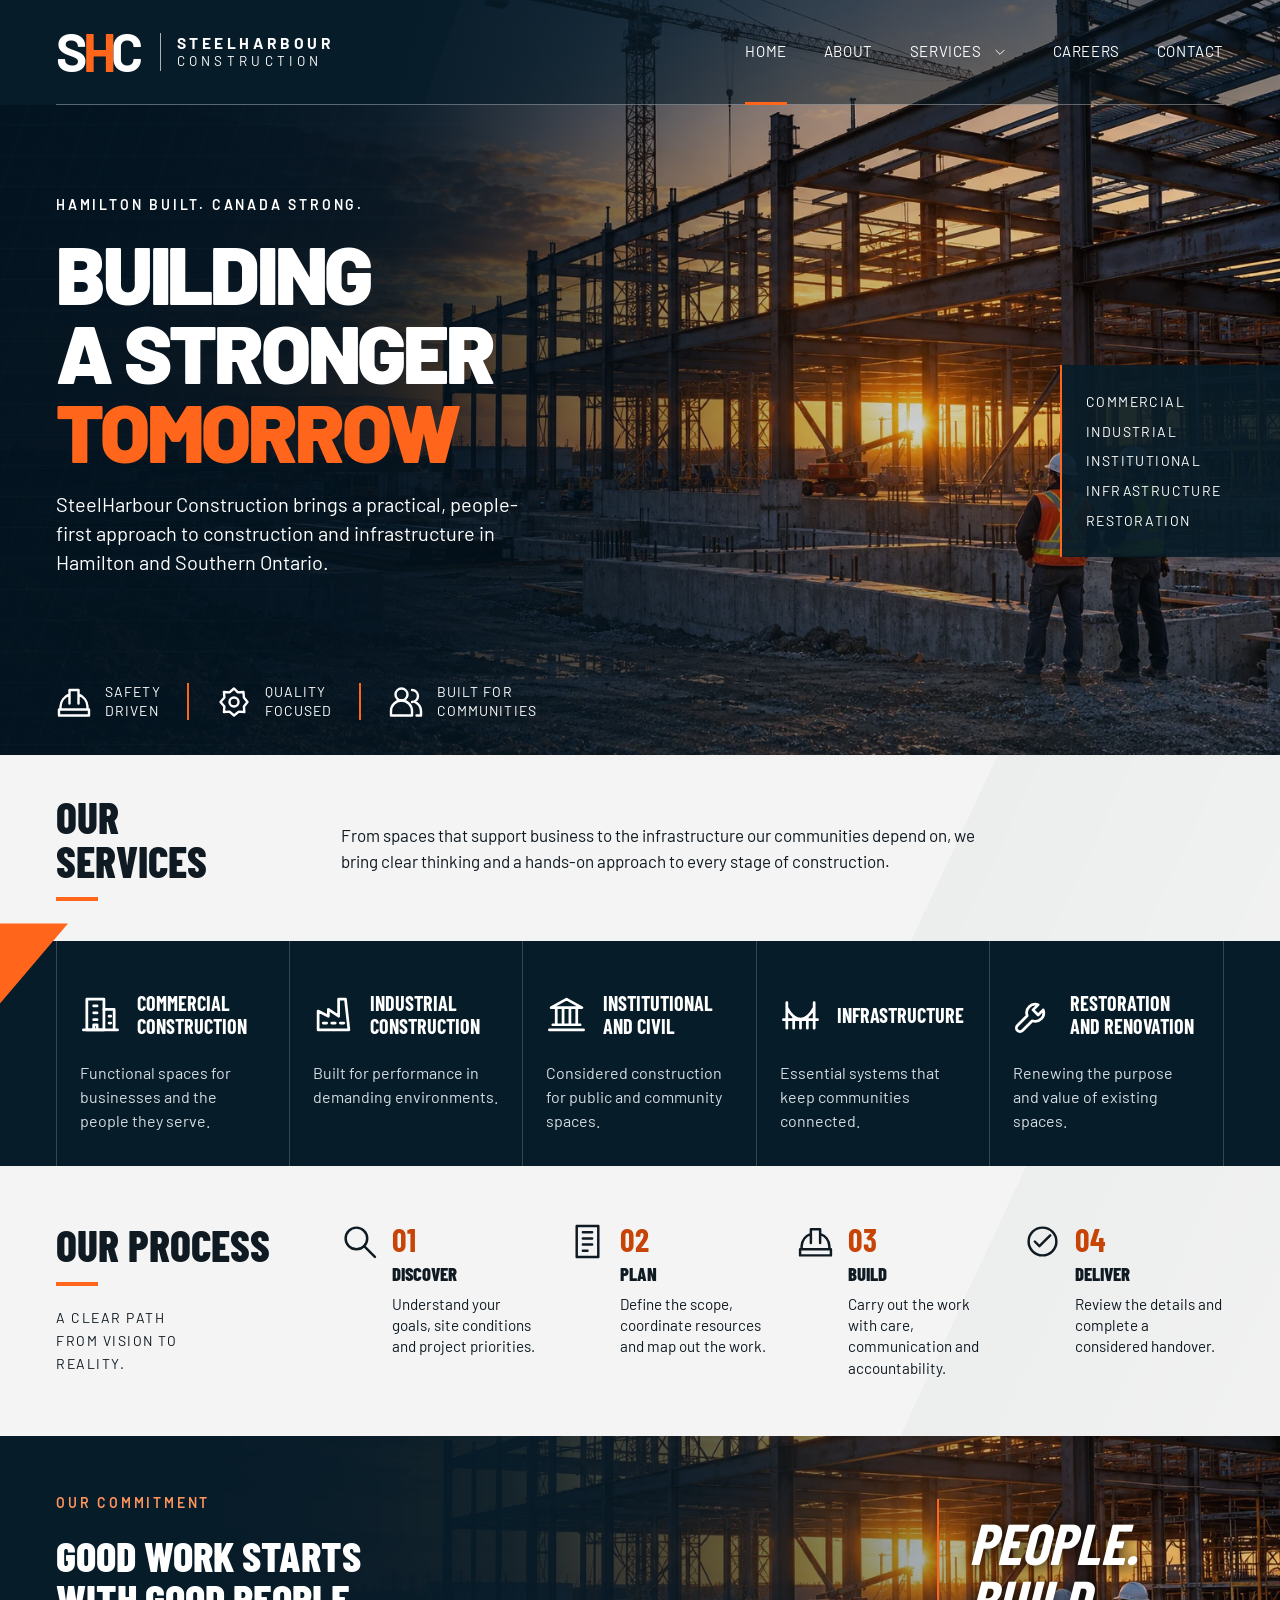
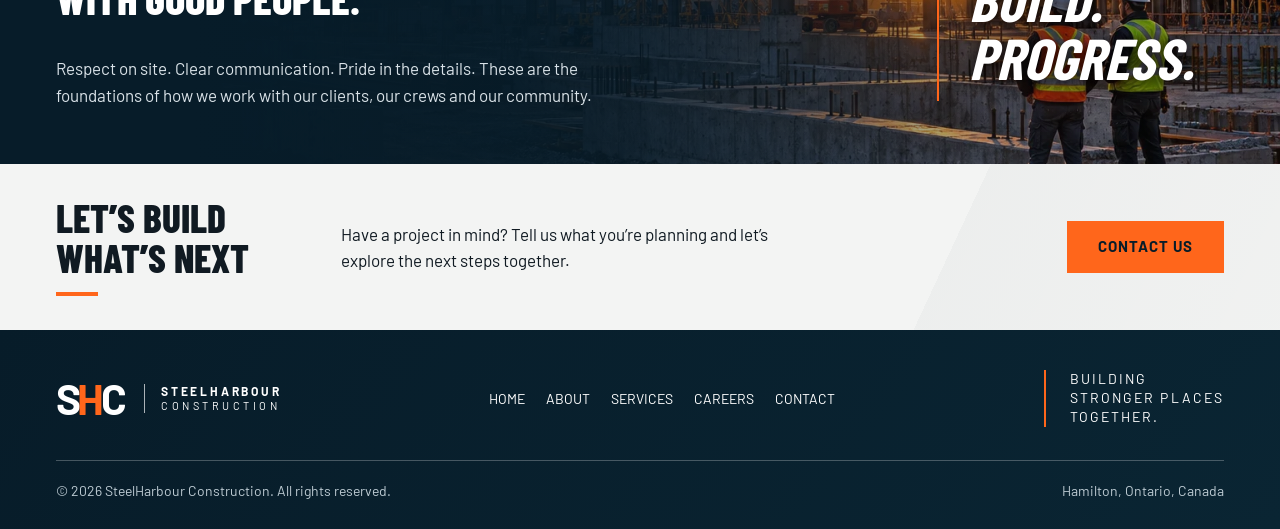
<file: index.html>
<!doctype html>
<html lang="en-CA">
<head>
 <meta charset="utf-8">
 <meta name="viewport" content="width=device-width, initial-scale=1">
 <meta name="description" content="Construction contracting in Hamilton and Southern Ontario. Commercial, industrial, civil, infrastructure, restoration and renovation services.">
 <meta name="theme-color" content="#071c29">
 <title>SteelHarbour Construction | Hamilton, Ontario</title>
 <link rel="icon" type="image/svg+xml" href="data:image/svg+xml,%3Csvg%20xmlns%3D%22http%3A//www.w3.org/2000/svg%22%20viewBox%3D%220%200%2064%2064%22%3E%3Crect%20width%3D%2264%22%20height%3D%2264%22%20fill%3D%22%23071c29%22/%3E%3Cpath%20d%3D%22M17%2013h9v15h12V13h9v38h-9V36H26v15h-9Z%22%20fill%3D%22%23ff661b%22/%3E%3C/svg%3E">
 <link rel="stylesheet" href="assets/styles.css">
 <script src="assets/site.js" defer></script>
</head>
<body class="home">
<a class="skip-link" href="#main">Skip to content</a>
<header class="site-header"><div class="wrap header-inner">
 <a class="brand" href="index.html" aria-label="SteelHarbour Construction home"><span class="brand-initials" aria-hidden="true">S<em>H</em>C</span><span class="brand-name" aria-hidden="true"><strong>STEELHARBOUR</strong><span>CONSTRUCTION</span></span></a>
 <button class="nav-toggle" type="button" aria-expanded="false" aria-controls="primary-navigation" aria-label="Open navigation"><span></span><span></span><span></span></button>
 <nav class="primary-nav" id="primary-navigation" aria-label="Main navigation"><ul class="nav-list">
 <li><a class="nav-link" href="index.html" aria-current="page">Home</a></li><li><a class="nav-link" href="about.html">About</a></li>
 <li class="services-nav"><a class="nav-link" href="services.html">Services</a>
 <details><summary aria-label="Open services menu"><svg class="icon" viewBox="0 0 24 24" aria-hidden="true"><path d="m5 9 7 7 7-7"/></svg></summary><div class="dropdown"><a href="commercial-construction.html">Commercial Construction</a><a href="industrial-construction.html">Industrial Construction</a><a href="institutional-and-civil.html">Institutional and Civil</a><a href="infrastructure.html">Infrastructure</a><a href="restoration-and-renovation.html">Restoration and Renovation</a></div></details></li>
 <li><a class="nav-link" href="careers.html">Careers</a></li><li><a class="nav-link" href="contact.html">Contact</a></li>
 </ul></nav>
</div></header>
<main id="main" tabindex="-1">
<section class="hero" aria-labelledby="hero-heading">
 <img class="hero-photo" src="assets/construction.webp" alt="Illustrative steel-frame construction site at sunset, with a crane and two workers in safety equipment" fetchpriority="high" width="1536" height="1024">
 <div class="hero-grid" aria-hidden="true"></div><div class="wrap hero-content"><p class="eyebrow">Hamilton built. Canada strong.</p><h1 id="hero-heading"><span>Building</span><span>a stronger</span><span class="accent">tomorrow</span></h1><p class="hero-description">SteelHarbour Construction brings a practical, people-first approach to construction and infrastructure in Hamilton and Southern Ontario.</p></div>
 <nav class="hero-sectors" aria-label="Construction sectors"><a href="commercial-construction.html">Commercial</a><a href="industrial-construction.html">Industrial</a><a href="institutional-and-civil.html">Institutional</a><a href="infrastructure.html">Infrastructure</a><a href="restoration-and-renovation.html">Restoration</a></nav><div class="hero-values"><div class="hero-value"><svg class="icon" viewBox="0 0 24 24" aria-hidden="true"><path d="M3 17v-2a9 9 0 0 1 6-8m6 0a9 9 0 0 1 6 8v2M9 13V4h6v9M2 17h20v4H2Z"/></svg><span>Safety<br>driven</span></div><div class="hero-value"><svg class="icon" viewBox="0 0 24 24" aria-hidden="true"><path d="m12 3 2.6 2.6 3.7-.3.3 3.7L21 12l-2.4 3 .3 3.7-3.7-.3L12 21l-3-2.6-3.7.3.3-3.7L3 12l2.6-3-.3-3.7 3.7.3L12 3Z"/><circle cx="12" cy="12" r="3"/></svg><span>Quality<br>focused</span></div><div class="hero-value"><svg class="icon" viewBox="0 0 24 24" aria-hidden="true"><circle cx="9" cy="7" r="4"/><path d="M2 21v-3a7 7 0 0 1 14 0v3H2Zm14-17a4 4 0 0 1 0 8m3 9h3v-3a7 7 0 0 0-4-6"/></svg><span>Built for<br>communities</span></div></div>
</section>
<section aria-labelledby="services-heading"><div class="light-surface"><div class="wrap services-intro"><h2 class="section-label" id="services-heading">Our<br>services</h2><p>From spaces that support business to the infrastructure our communities depend on, we bring clear thinking and a hands-on approach to every stage of construction.</p></div></div><div class="service-strip"><div class="wrap service-strip-grid"><a class="service-link" href="commercial-construction.html"><div class="service-title"><svg class="icon" viewBox="0 0 24 24" aria-hidden="true"><rect x="4" y="3" width="10" height="18"/><path d="M14 9h6v12M8 7h2m-2 4h2m-2 4h2m-2 6v-3h2v3m7-8h1m-1 4h1M2 21h20"/></svg><h3>Commercial Construction</h3></div><p>Functional spaces for businesses and the people they serve.</p></a><a class="service-link" href="industrial-construction.html"><div class="service-title"><svg class="icon" viewBox="0 0 24 24" aria-hidden="true"><path d="M3 21V10l6 3V9l6 4V3h4l2 18H3Z"/><path d="M6 17h2m3 0h2m3 0h2"/></svg><h3>Industrial Construction</h3></div><p>Built for performance in demanding environments.</p></a><a class="service-link" href="institutional-and-civil.html"><div class="service-title"><svg class="icon" viewBox="0 0 24 24" aria-hidden="true"><path d="m3 8 9-5 9 5H3Zm-1 13h20M4 18h16M6 8v10m4-10v10m4-10v10m4-10v10"/></svg><h3>Institutional and Civil</h3></div><p>Considered construction for public and community spaces.</p></a><a class="service-link" href="infrastructure.html"><div class="service-title"><svg class="icon" viewBox="0 0 24 24" aria-hidden="true"><path d="M2 15h20M4 20V5m16 15V5M4 8c5 9 11 9 16 0M8 13v7m8-7v7m-4-5v5"/></svg><h3>Infrastructure</h3></div><p>Essential systems that keep communities connected.</p></a><a class="service-link" href="restoration-and-renovation.html"><div class="service-title"><svg class="icon" viewBox="0 0 24 24" aria-hidden="true"><path d="M14.7 6.3a5 5 0 0 0-6.4 6.4L2.6 18.4a2.1 2.1 0 0 0 3 3l5.7-5.7a5 5 0 0 0 6.4-6.4l-3 3-3-3 3-3Z"/></svg><h3>Restoration and Renovation</h3></div><p>Renewing the purpose and value of existing spaces.</p></a></div></div></section>
<section class="light-surface" aria-labelledby="process-heading"><div class="wrap process"><div class="process-intro"><h2 class="section-label" id="process-heading">Our process</h2><p>A clear path<br>from vision to reality.</p></div><ol class="process-list"><li><svg class="icon" viewBox="0 0 24 24" aria-hidden="true"><circle cx="10" cy="10" r="7"/><path d="m15 15 7 7"/></svg><div><span class="step-number">01</span><h3>Discover</h3><p>Understand your goals, site conditions and project priorities.</p></div></li><li><svg class="icon" viewBox="0 0 24 24" aria-hidden="true"><path d="M5 2h14v20H5ZM9 6h6m-6 4h6m-6 4h6m-6 4h3"/></svg><div><span class="step-number">02</span><h3>Plan</h3><p>Define the scope, coordinate resources and map out the work.</p></div></li><li><svg class="icon" viewBox="0 0 24 24" aria-hidden="true"><path d="M3 17v-2a9 9 0 0 1 6-8m6 0a9 9 0 0 1 6 8v2M9 13V4h6v9M2 17h20v4H2Z"/></svg><div><span class="step-number">03</span><h3>Build</h3><p>Carry out the work with care, communication and accountability.</p></div></li><li><svg class="icon" viewBox="0 0 24 24" aria-hidden="true"><circle cx="12" cy="12" r="9"/><path d="m7 12 3 3 7-7"/></svg><div><span class="step-number">04</span><h3>Deliver</h3><p>Review the details and complete a considered handover.</p></div></li></ol></div></section>
<section class="people-band" aria-labelledby="people-heading"><div class="wrap people-content"><div class="people-copy"><p class="eyebrow">Our commitment</p><h2 id="people-heading">Good work starts<br>with good people.</h2><p>Respect on site. Clear communication. Pride in the details. These are the foundations of how we work with our clients, our crews and our community.</p></div><div class="people-signature" aria-hidden="true">People.<br>Build.<br>Progress.</div></div></section>
<section class="contact-band light-surface" aria-labelledby="next-heading"><div class="wrap contact-band-inner"><h2 class="section-label" id="next-heading">Let’s build<br>what’s next</h2><p>Have a project in mind? Tell us what you’re planning and let’s explore the next steps together.</p><a class="button" href="contact.html">Contact us</a></div></section>
</main>
<footer class="site-footer"><div class="wrap">
 <div class="footer-top"><a class="brand" href="index.html" aria-label="SteelHarbour Construction home"><span class="brand-initials" aria-hidden="true">S<em>H</em>C</span><span class="brand-name" aria-hidden="true"><strong>STEELHARBOUR</strong><span>CONSTRUCTION</span></span></a><nav class="footer-nav" aria-label="Footer navigation"><a href="index.html">Home</a><a href="about.html">About</a><a href="services.html">Services</a><a href="careers.html">Careers</a><a href="contact.html">Contact</a></nav><p class="footer-motto">Building<br>stronger places<br>together.</p></div>
 <div class="footer-bottom"><p>© <span data-year>2026</span> SteelHarbour Construction. All rights reserved.</p><p>Hamilton, Ontario, Canada</p></div>
</div></footer>
</body>
</html>
</file>
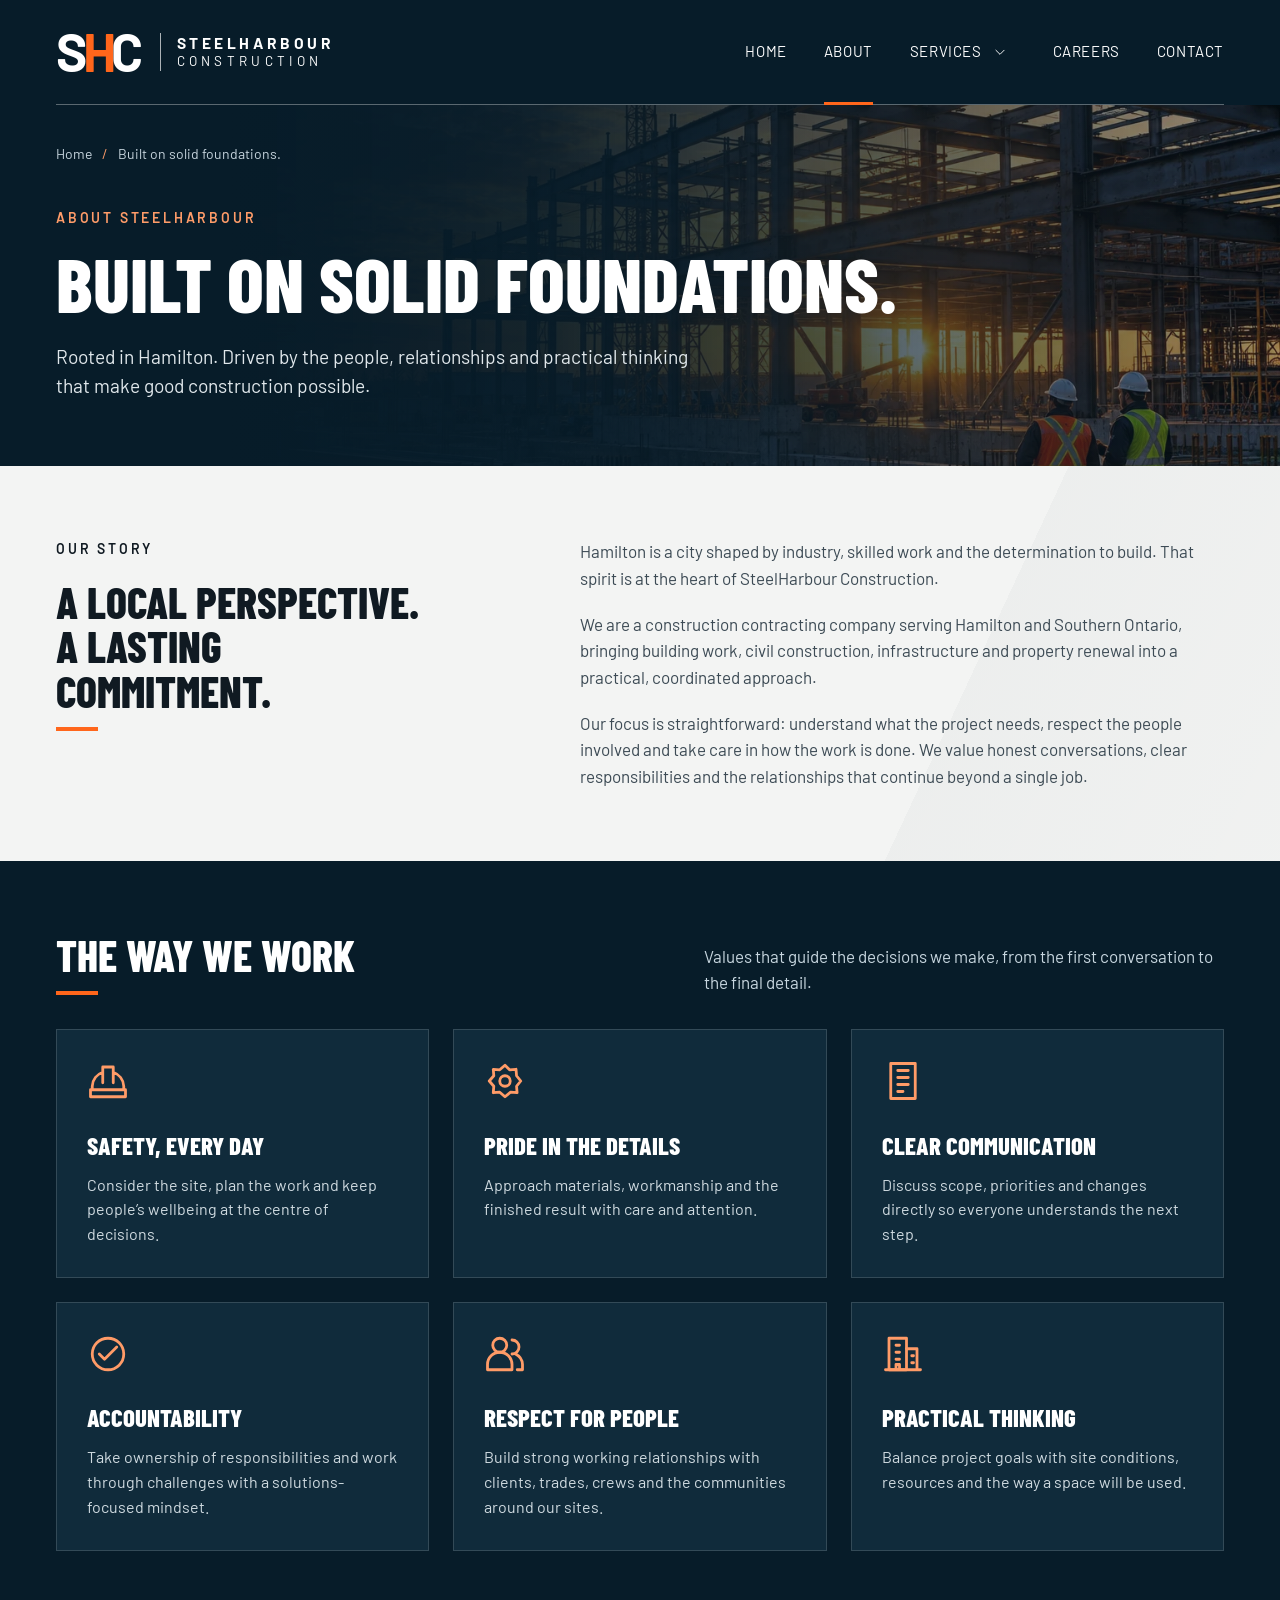
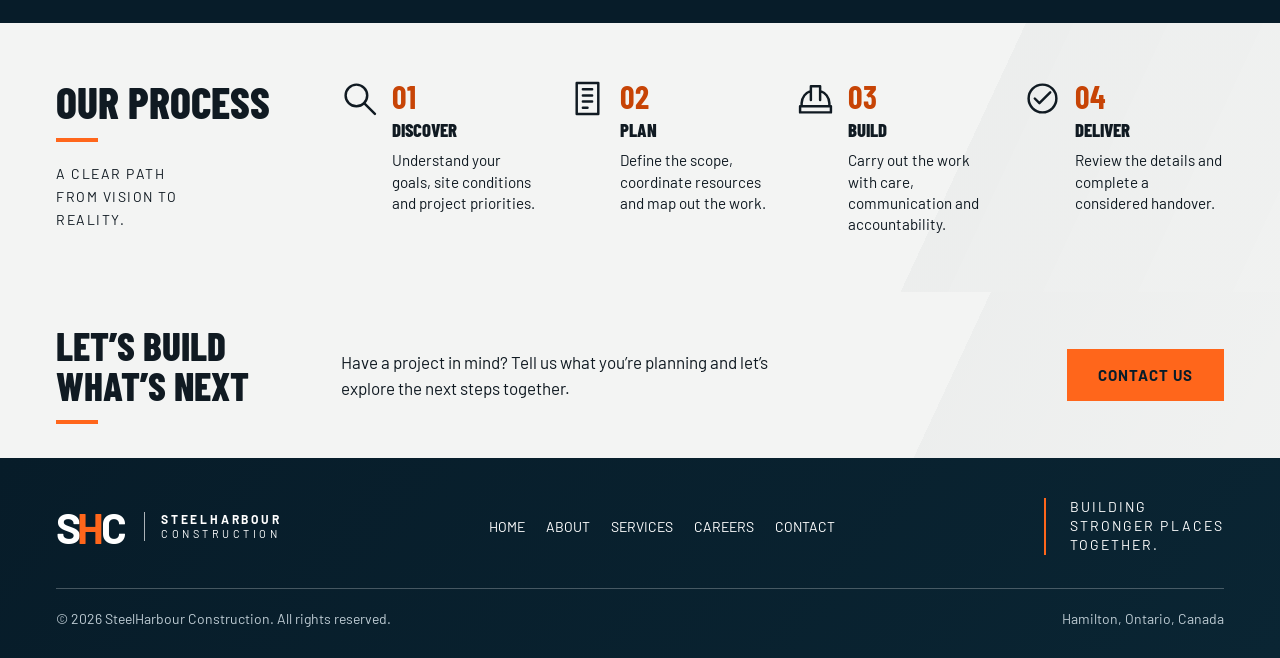
<file: about.html>
<!doctype html>
<html lang="en-CA">
<head>
 <meta charset="utf-8">
 <meta name="viewport" content="width=device-width, initial-scale=1">
 <meta name="description" content="Meet SteelHarbour Construction: a Hamilton construction contractor with a practical approach, clear communication and respect for people.">
 <meta name="theme-color" content="#071c29">
 <title>About | SteelHarbour Construction</title>
 <link rel="icon" type="image/svg+xml" href="data:image/svg+xml,%3Csvg%20xmlns%3D%22http%3A//www.w3.org/2000/svg%22%20viewBox%3D%220%200%2064%2064%22%3E%3Crect%20width%3D%2264%22%20height%3D%2264%22%20fill%3D%22%23071c29%22/%3E%3Cpath%20d%3D%22M17%2013h9v15h12V13h9v38h-9V36H26v15h-9Z%22%20fill%3D%22%23ff661b%22/%3E%3C/svg%3E">
 <link rel="stylesheet" href="assets/styles.css">
 <script src="assets/site.js" defer></script>
</head>
<body class="about">
<a class="skip-link" href="#main">Skip to content</a>
<header class="site-header"><div class="wrap header-inner">
 <a class="brand" href="index.html" aria-label="SteelHarbour Construction home"><span class="brand-initials" aria-hidden="true">S<em>H</em>C</span><span class="brand-name" aria-hidden="true"><strong>STEELHARBOUR</strong><span>CONSTRUCTION</span></span></a>
 <button class="nav-toggle" type="button" aria-expanded="false" aria-controls="primary-navigation" aria-label="Open navigation"><span></span><span></span><span></span></button>
 <nav class="primary-nav" id="primary-navigation" aria-label="Main navigation"><ul class="nav-list">
 <li><a class="nav-link" href="index.html">Home</a></li><li><a class="nav-link" href="about.html" aria-current="page">About</a></li>
 <li class="services-nav"><a class="nav-link" href="services.html">Services</a>
 <details><summary aria-label="Open services menu"><svg class="icon" viewBox="0 0 24 24" aria-hidden="true"><path d="m5 9 7 7 7-7"/></svg></summary><div class="dropdown"><a href="commercial-construction.html">Commercial Construction</a><a href="industrial-construction.html">Industrial Construction</a><a href="institutional-and-civil.html">Institutional and Civil</a><a href="infrastructure.html">Infrastructure</a><a href="restoration-and-renovation.html">Restoration and Renovation</a></div></details></li>
 <li><a class="nav-link" href="careers.html">Careers</a></li><li><a class="nav-link" href="contact.html">Contact</a></li>
 </ul></nav>
</div></header>
<main id="main" tabindex="-1">
<section class="page-hero"><div class="wrap"><nav class="breadcrumbs" aria-label="Breadcrumb"><a href="index.html">Home</a><span aria-hidden="true">/</span><span aria-current="page">Built on solid foundations.</span></nav><p class="eyebrow">About SteelHarbour</p><h1>Built on solid foundations.</h1><p>Rooted in Hamilton. Driven by the people, relationships and practical thinking that make good construction possible.</p></div></section><section class="section light-surface"><div class="wrap intro-grid"><div><p class="eyebrow">Our story</p><h2 class="section-label">A local perspective.<br>A lasting commitment.</h2></div><div class="intro-copy"><p>Hamilton is a city shaped by industry, skilled work and the determination to build. That spirit is at the heart of SteelHarbour Construction.</p><p>We are a construction contracting company serving Hamilton and Southern Ontario, bringing building work, civil construction, infrastructure and property renewal into a practical, coordinated approach.</p><p>Our focus is straightforward: understand what the project needs, respect the people involved and take care in how the work is done. We value honest conversations, clear responsibilities and the relationships that continue beyond a single job.</p></div></div></section><section class="section dark-section"><div class="wrap"><div class="section-heading"><h2 class="section-label">The way we work</h2><p>Values that guide the decisions we make, from the first conversation to the final detail.</p></div><div class="tile-grid"><article class="tile"><svg class="icon" viewBox="0 0 24 24" aria-hidden="true"><path d="M3 17v-2a9 9 0 0 1 6-8m6 0a9 9 0 0 1 6 8v2M9 13V4h6v9M2 17h20v4H2Z"/></svg><h3>Safety, every day</h3><p>Consider the site, plan the work and keep people’s wellbeing at the centre of decisions.</p></article><article class="tile"><svg class="icon" viewBox="0 0 24 24" aria-hidden="true"><path d="m12 3 2.6 2.6 3.7-.3.3 3.7L21 12l-2.4 3 .3 3.7-3.7-.3L12 21l-3-2.6-3.7.3.3-3.7L3 12l2.6-3-.3-3.7 3.7.3L12 3Z"/><circle cx="12" cy="12" r="3"/></svg><h3>Pride in the details</h3><p>Approach materials, workmanship and the finished result with care and attention.</p></article><article class="tile"><svg class="icon" viewBox="0 0 24 24" aria-hidden="true"><path d="M5 2h14v20H5ZM9 6h6m-6 4h6m-6 4h6m-6 4h3"/></svg><h3>Clear communication</h3><p>Discuss scope, priorities and changes directly so everyone understands the next step.</p></article><article class="tile"><svg class="icon" viewBox="0 0 24 24" aria-hidden="true"><circle cx="12" cy="12" r="9"/><path d="m7 12 3 3 7-7"/></svg><h3>Accountability</h3><p>Take ownership of responsibilities and work through challenges with a solutions-focused mindset.</p></article><article class="tile"><svg class="icon" viewBox="0 0 24 24" aria-hidden="true"><circle cx="9" cy="7" r="4"/><path d="M2 21v-3a7 7 0 0 1 14 0v3H2Zm14-17a4 4 0 0 1 0 8m3 9h3v-3a7 7 0 0 0-4-6"/></svg><h3>Respect for people</h3><p>Build strong working relationships with clients, trades, crews and the communities around our sites.</p></article><article class="tile"><svg class="icon" viewBox="0 0 24 24" aria-hidden="true"><rect x="4" y="3" width="10" height="18"/><path d="M14 9h6v12M8 7h2m-2 4h2m-2 4h2m-2 6v-3h2v3m7-8h1m-1 4h1M2 21h20"/></svg><h3>Practical thinking</h3><p>Balance project goals with site conditions, resources and the way a space will be used.</p></article></div></div></section><section class="light-surface" aria-labelledby="process-heading"><div class="wrap process"><div class="process-intro"><h2 class="section-label" id="process-heading">Our process</h2><p>A clear path<br>from vision to reality.</p></div><ol class="process-list"><li><svg class="icon" viewBox="0 0 24 24" aria-hidden="true"><circle cx="10" cy="10" r="7"/><path d="m15 15 7 7"/></svg><div><span class="step-number">01</span><h3>Discover</h3><p>Understand your goals, site conditions and project priorities.</p></div></li><li><svg class="icon" viewBox="0 0 24 24" aria-hidden="true"><path d="M5 2h14v20H5ZM9 6h6m-6 4h6m-6 4h6m-6 4h3"/></svg><div><span class="step-number">02</span><h3>Plan</h3><p>Define the scope, coordinate resources and map out the work.</p></div></li><li><svg class="icon" viewBox="0 0 24 24" aria-hidden="true"><path d="M3 17v-2a9 9 0 0 1 6-8m6 0a9 9 0 0 1 6 8v2M9 13V4h6v9M2 17h20v4H2Z"/></svg><div><span class="step-number">03</span><h3>Build</h3><p>Carry out the work with care, communication and accountability.</p></div></li><li><svg class="icon" viewBox="0 0 24 24" aria-hidden="true"><circle cx="12" cy="12" r="9"/><path d="m7 12 3 3 7-7"/></svg><div><span class="step-number">04</span><h3>Deliver</h3><p>Review the details and complete a considered handover.</p></div></li></ol></div></section><section class="contact-band light-surface" aria-labelledby="next-heading"><div class="wrap contact-band-inner"><h2 class="section-label" id="next-heading">Let’s build<br>what’s next</h2><p>Have a project in mind? Tell us what you’re planning and let’s explore the next steps together.</p><a class="button" href="contact.html">Contact us</a></div></section>
</main>
<footer class="site-footer"><div class="wrap">
 <div class="footer-top"><a class="brand" href="index.html" aria-label="SteelHarbour Construction home"><span class="brand-initials" aria-hidden="true">S<em>H</em>C</span><span class="brand-name" aria-hidden="true"><strong>STEELHARBOUR</strong><span>CONSTRUCTION</span></span></a><nav class="footer-nav" aria-label="Footer navigation"><a href="index.html">Home</a><a href="about.html">About</a><a href="services.html">Services</a><a href="careers.html">Careers</a><a href="contact.html">Contact</a></nav><p class="footer-motto">Building<br>stronger places<br>together.</p></div>
 <div class="footer-bottom"><p>© <span data-year>2026</span> SteelHarbour Construction. All rights reserved.</p><p>Hamilton, Ontario, Canada</p></div>
</div></footer>
</body>
</html>
</file>
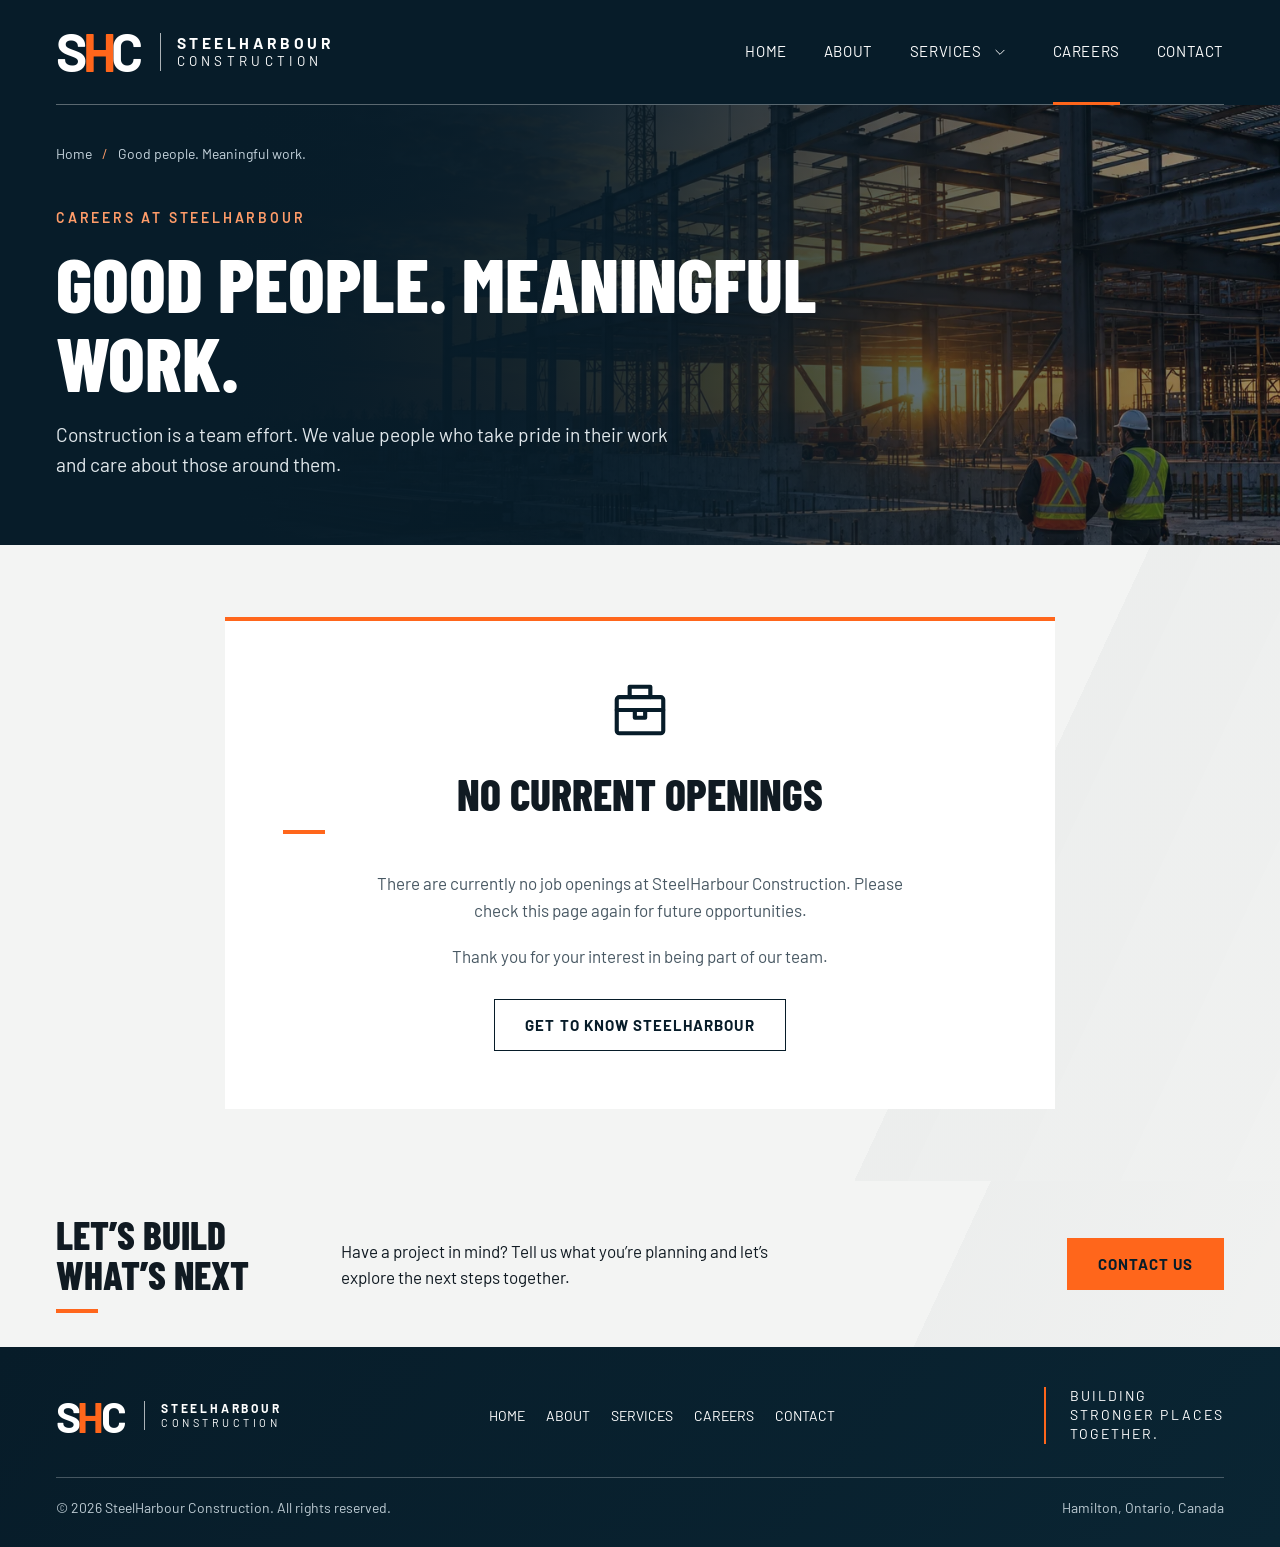
<file: careers.html>
<!doctype html>
<html lang="en-CA">
<head>
 <meta charset="utf-8">
 <meta name="viewport" content="width=device-width, initial-scale=1">
 <meta name="description" content="Career opportunities at SteelHarbour Construction in Hamilton, Ontario. There are currently no job openings.">
 <meta name="theme-color" content="#071c29">
 <title>Careers | SteelHarbour Construction</title>
 <link rel="icon" type="image/svg+xml" href="data:image/svg+xml,%3Csvg%20xmlns%3D%22http%3A//www.w3.org/2000/svg%22%20viewBox%3D%220%200%2064%2064%22%3E%3Crect%20width%3D%2264%22%20height%3D%2264%22%20fill%3D%22%23071c29%22/%3E%3Cpath%20d%3D%22M17%2013h9v15h12V13h9v38h-9V36H26v15h-9Z%22%20fill%3D%22%23ff661b%22/%3E%3C/svg%3E">
 <link rel="stylesheet" href="assets/styles.css">
 <script src="assets/site.js" defer></script>
</head>
<body class="careers">
<a class="skip-link" href="#main">Skip to content</a>
<header class="site-header"><div class="wrap header-inner">
 <a class="brand" href="index.html" aria-label="SteelHarbour Construction home"><span class="brand-initials" aria-hidden="true">S<em>H</em>C</span><span class="brand-name" aria-hidden="true"><strong>STEELHARBOUR</strong><span>CONSTRUCTION</span></span></a>
 <button class="nav-toggle" type="button" aria-expanded="false" aria-controls="primary-navigation" aria-label="Open navigation"><span></span><span></span><span></span></button>
 <nav class="primary-nav" id="primary-navigation" aria-label="Main navigation"><ul class="nav-list">
 <li><a class="nav-link" href="index.html">Home</a></li><li><a class="nav-link" href="about.html">About</a></li>
 <li class="services-nav"><a class="nav-link" href="services.html">Services</a>
 <details><summary aria-label="Open services menu"><svg class="icon" viewBox="0 0 24 24" aria-hidden="true"><path d="m5 9 7 7 7-7"/></svg></summary><div class="dropdown"><a href="commercial-construction.html">Commercial Construction</a><a href="industrial-construction.html">Industrial Construction</a><a href="institutional-and-civil.html">Institutional and Civil</a><a href="infrastructure.html">Infrastructure</a><a href="restoration-and-renovation.html">Restoration and Renovation</a></div></details></li>
 <li><a class="nav-link" href="careers.html" aria-current="page">Careers</a></li><li><a class="nav-link" href="contact.html">Contact</a></li>
 </ul></nav>
</div></header>
<main id="main" tabindex="-1">
<section class="page-hero"><div class="wrap"><nav class="breadcrumbs" aria-label="Breadcrumb"><a href="index.html">Home</a><span aria-hidden="true">/</span><span aria-current="page">Good people. Meaningful work.</span></nav><p class="eyebrow">Careers at SteelHarbour</p><h1>Good people. Meaningful work.</h1><p>Construction is a team effort. We value people who take pride in their work and care about those around them.</p></div></section><section class="section light-surface"><div class="wrap"><div class="careers-card"><svg class="icon" viewBox="0 0 24 24" aria-hidden="true"><rect x="3" y="7" width="18" height="14" rx="1"/><path d="M8 7V3h8v4M3 12h18m-11 0v3h4v-3"/></svg><h2 class="section-label">No current openings</h2><p>There are currently no job openings at SteelHarbour Construction. Please check this page again for future opportunities.</p><p>Thank you for your interest in being part of our team.</p><a class="button secondary" href="about.html">Get to know SteelHarbour</a></div></div></section><section class="contact-band light-surface" aria-labelledby="next-heading"><div class="wrap contact-band-inner"><h2 class="section-label" id="next-heading">Let’s build<br>what’s next</h2><p>Have a project in mind? Tell us what you’re planning and let’s explore the next steps together.</p><a class="button" href="contact.html">Contact us</a></div></section>
</main>
<footer class="site-footer"><div class="wrap">
 <div class="footer-top"><a class="brand" href="index.html" aria-label="SteelHarbour Construction home"><span class="brand-initials" aria-hidden="true">S<em>H</em>C</span><span class="brand-name" aria-hidden="true"><strong>STEELHARBOUR</strong><span>CONSTRUCTION</span></span></a><nav class="footer-nav" aria-label="Footer navigation"><a href="index.html">Home</a><a href="about.html">About</a><a href="services.html">Services</a><a href="careers.html">Careers</a><a href="contact.html">Contact</a></nav><p class="footer-motto">Building<br>stronger places<br>together.</p></div>
 <div class="footer-bottom"><p>© <span data-year>2026</span> SteelHarbour Construction. All rights reserved.</p><p>Hamilton, Ontario, Canada</p></div>
</div></footer>
</body>
</html>
</file>
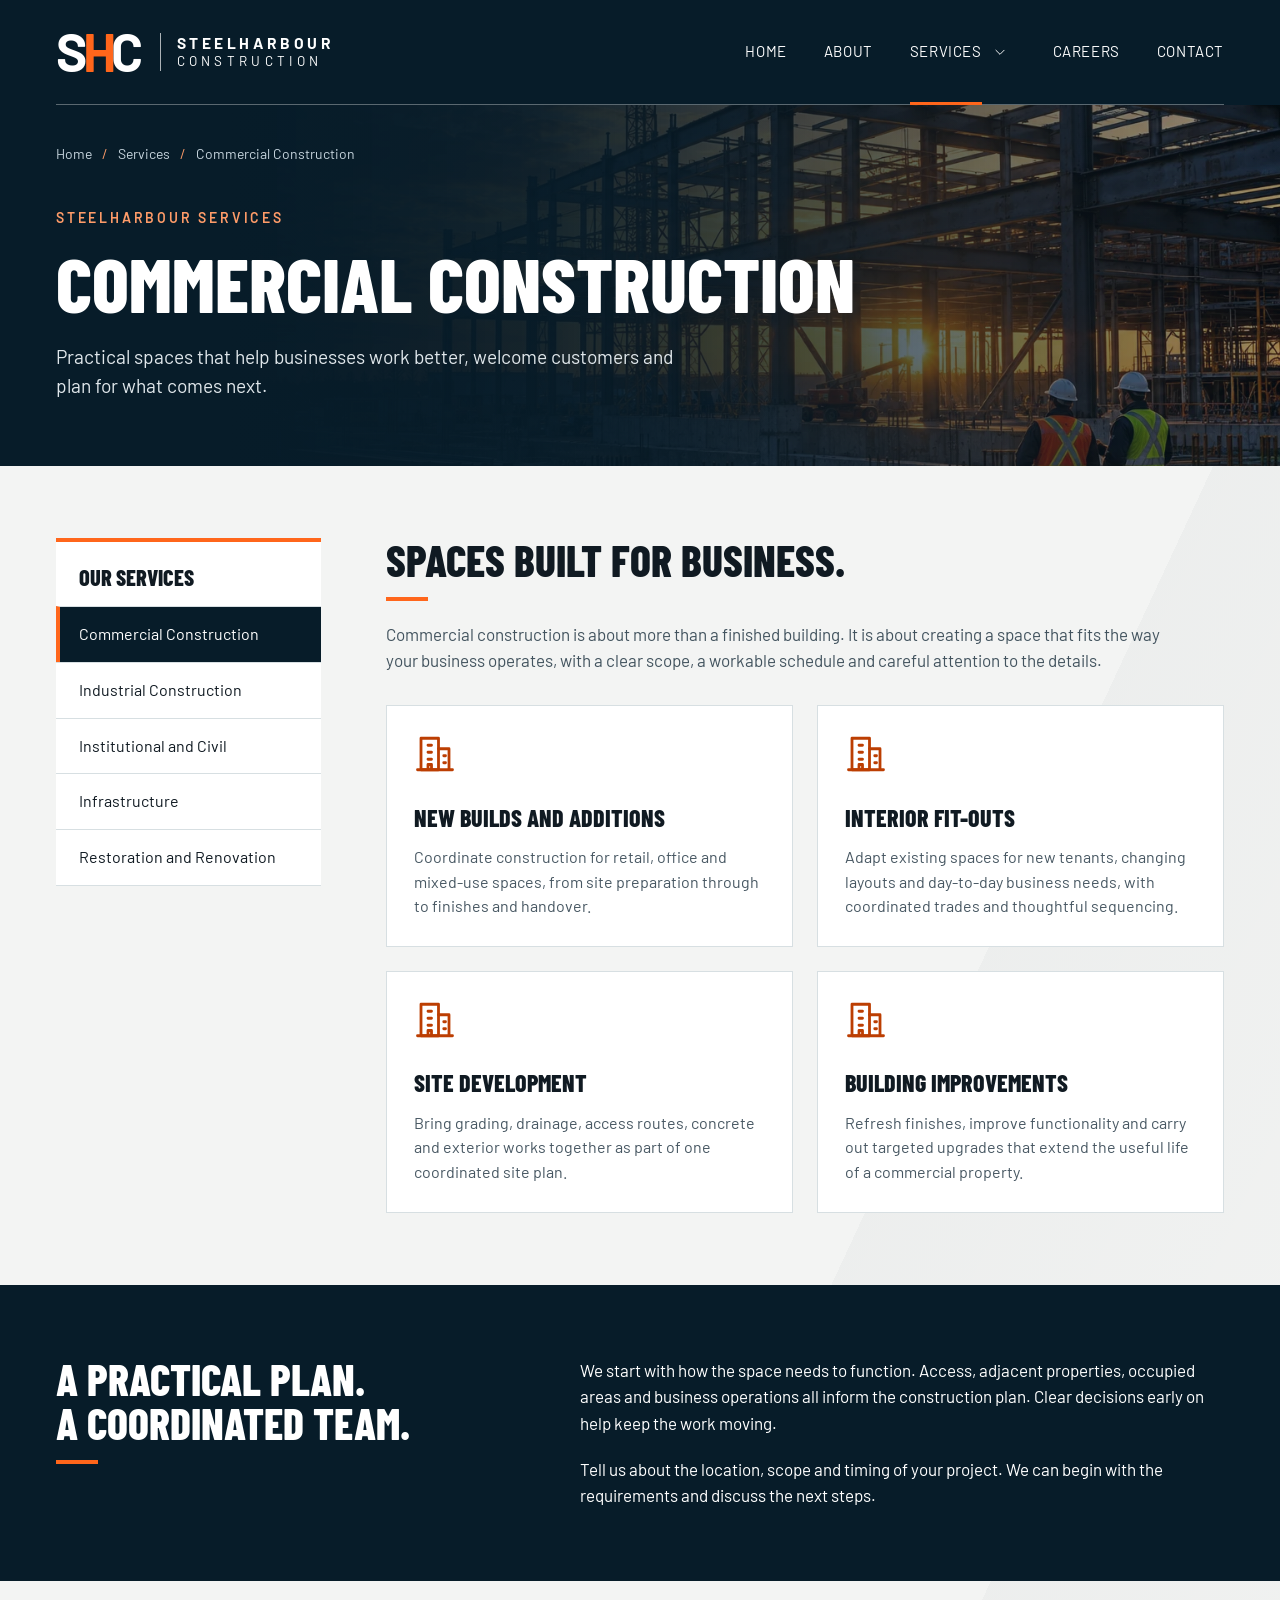
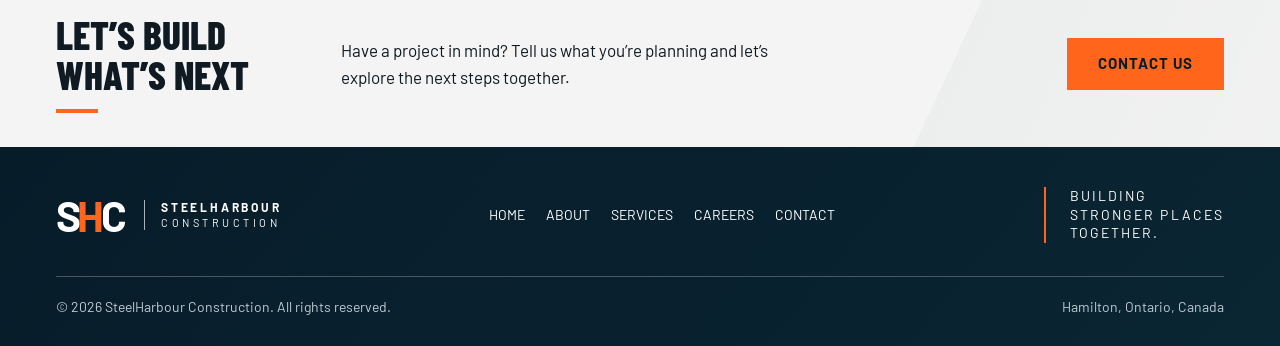
<file: commercial-construction.html>
<!doctype html>
<html lang="en-CA">
<head>
 <meta charset="utf-8">
 <meta name="viewport" content="width=device-width, initial-scale=1">
 <meta name="description" content="Practical spaces that help businesses work better, welcome customers and plan for what comes next.">
 <meta name="theme-color" content="#071c29">
 <title>Commercial Construction | SteelHarbour Construction</title>
 <link rel="icon" type="image/svg+xml" href="data:image/svg+xml,%3Csvg%20xmlns%3D%22http%3A//www.w3.org/2000/svg%22%20viewBox%3D%220%200%2064%2064%22%3E%3Crect%20width%3D%2264%22%20height%3D%2264%22%20fill%3D%22%23071c29%22/%3E%3Cpath%20d%3D%22M17%2013h9v15h12V13h9v38h-9V36H26v15h-9Z%22%20fill%3D%22%23ff661b%22/%3E%3C/svg%3E">
 <link rel="stylesheet" href="assets/styles.css">
 <script src="assets/site.js" defer></script>
</head>
<body class="commercial-construction">
<a class="skip-link" href="#main">Skip to content</a>
<header class="site-header"><div class="wrap header-inner">
 <a class="brand" href="index.html" aria-label="SteelHarbour Construction home"><span class="brand-initials" aria-hidden="true">S<em>H</em>C</span><span class="brand-name" aria-hidden="true"><strong>STEELHARBOUR</strong><span>CONSTRUCTION</span></span></a>
 <button class="nav-toggle" type="button" aria-expanded="false" aria-controls="primary-navigation" aria-label="Open navigation"><span></span><span></span><span></span></button>
 <nav class="primary-nav" id="primary-navigation" aria-label="Main navigation"><ul class="nav-list">
 <li><a class="nav-link" href="index.html">Home</a></li><li><a class="nav-link" href="about.html">About</a></li>
 <li class="services-nav"><a class="nav-link active" href="services.html">Services</a>
 <details><summary aria-label="Open services menu"><svg class="icon" viewBox="0 0 24 24" aria-hidden="true"><path d="m5 9 7 7 7-7"/></svg></summary><div class="dropdown"><a href="commercial-construction.html" aria-current="page">Commercial Construction</a><a href="industrial-construction.html">Industrial Construction</a><a href="institutional-and-civil.html">Institutional and Civil</a><a href="infrastructure.html">Infrastructure</a><a href="restoration-and-renovation.html">Restoration and Renovation</a></div></details></li>
 <li><a class="nav-link" href="careers.html">Careers</a></li><li><a class="nav-link" href="contact.html">Contact</a></li>
 </ul></nav>
</div></header>
<main id="main" tabindex="-1">
<section class="page-hero"><div class="wrap"><nav class="breadcrumbs" aria-label="Breadcrumb"><a href="index.html">Home</a><span aria-hidden="true">/</span><a href="services.html">Services</a><span aria-hidden="true">/</span><span aria-current="page">Commercial Construction</span></nav><p class="eyebrow">SteelHarbour services</p><h1>Commercial Construction</h1><p>Practical spaces that help businesses work better, welcome customers and plan for what comes next.</p></div></section><section class="section light-surface"><div class="wrap detail-layout"><aside class="service-sidebar"><h2>Our services</h2><nav aria-label="Other services"><a href="commercial-construction.html" aria-current="page">Commercial Construction</a><a href="industrial-construction.html">Industrial Construction</a><a href="institutional-and-civil.html">Institutional and Civil</a><a href="infrastructure.html">Infrastructure</a><a href="restoration-and-renovation.html">Restoration and Renovation</a></nav></aside><div class="service-detail"><h2 class="section-label">Spaces built for business.</h2><p>Commercial construction is about more than a finished building. It is about creating a space that fits the way your business operates, with a clear scope, a workable schedule and careful attention to the details.</p><div class="tile-grid"><article class="tile"><svg class="icon" viewBox="0 0 24 24" aria-hidden="true"><rect x="4" y="3" width="10" height="18"/><path d="M14 9h6v12M8 7h2m-2 4h2m-2 4h2m-2 6v-3h2v3m7-8h1m-1 4h1M2 21h20"/></svg><h3>New builds and additions</h3><p>Coordinate construction for retail, office and mixed-use spaces, from site preparation through to finishes and handover.</p></article><article class="tile"><svg class="icon" viewBox="0 0 24 24" aria-hidden="true"><rect x="4" y="3" width="10" height="18"/><path d="M14 9h6v12M8 7h2m-2 4h2m-2 4h2m-2 6v-3h2v3m7-8h1m-1 4h1M2 21h20"/></svg><h3>Interior fit-outs</h3><p>Adapt existing spaces for new tenants, changing layouts and day-to-day business needs, with coordinated trades and thoughtful sequencing.</p></article><article class="tile"><svg class="icon" viewBox="0 0 24 24" aria-hidden="true"><rect x="4" y="3" width="10" height="18"/><path d="M14 9h6v12M8 7h2m-2 4h2m-2 4h2m-2 6v-3h2v3m7-8h1m-1 4h1M2 21h20"/></svg><h3>Site development</h3><p>Bring grading, drainage, access routes, concrete and exterior works together as part of one coordinated site plan.</p></article><article class="tile"><svg class="icon" viewBox="0 0 24 24" aria-hidden="true"><rect x="4" y="3" width="10" height="18"/><path d="M14 9h6v12M8 7h2m-2 4h2m-2 4h2m-2 6v-3h2v3m7-8h1m-1 4h1M2 21h20"/></svg><h3>Building improvements</h3><p>Refresh finishes, improve functionality and carry out targeted upgrades that extend the useful life of a commercial property.</p></article></div></div></div></section><section class="section dark-section"><div class="wrap intro-grid"><h2 class="section-label">A practical plan.<br>A coordinated team.</h2><div><p>We start with how the space needs to function. Access, adjacent properties, occupied areas and business operations all inform the construction plan. Clear decisions early on help keep the work moving.</p><p>Tell us about the location, scope and timing of your project. We can begin with the requirements and discuss the next steps.</p></div></div></section><section class="contact-band light-surface" aria-labelledby="next-heading"><div class="wrap contact-band-inner"><h2 class="section-label" id="next-heading">Let’s build<br>what’s next</h2><p>Have a project in mind? Tell us what you’re planning and let’s explore the next steps together.</p><a class="button" href="contact.html">Contact us</a></div></section>
</main>
<footer class="site-footer"><div class="wrap">
 <div class="footer-top"><a class="brand" href="index.html" aria-label="SteelHarbour Construction home"><span class="brand-initials" aria-hidden="true">S<em>H</em>C</span><span class="brand-name" aria-hidden="true"><strong>STEELHARBOUR</strong><span>CONSTRUCTION</span></span></a><nav class="footer-nav" aria-label="Footer navigation"><a href="index.html">Home</a><a href="about.html">About</a><a href="services.html">Services</a><a href="careers.html">Careers</a><a href="contact.html">Contact</a></nav><p class="footer-motto">Building<br>stronger places<br>together.</p></div>
 <div class="footer-bottom"><p>© <span data-year>2026</span> SteelHarbour Construction. All rights reserved.</p><p>Hamilton, Ontario, Canada</p></div>
</div></footer>
</body>
</html>
</file>
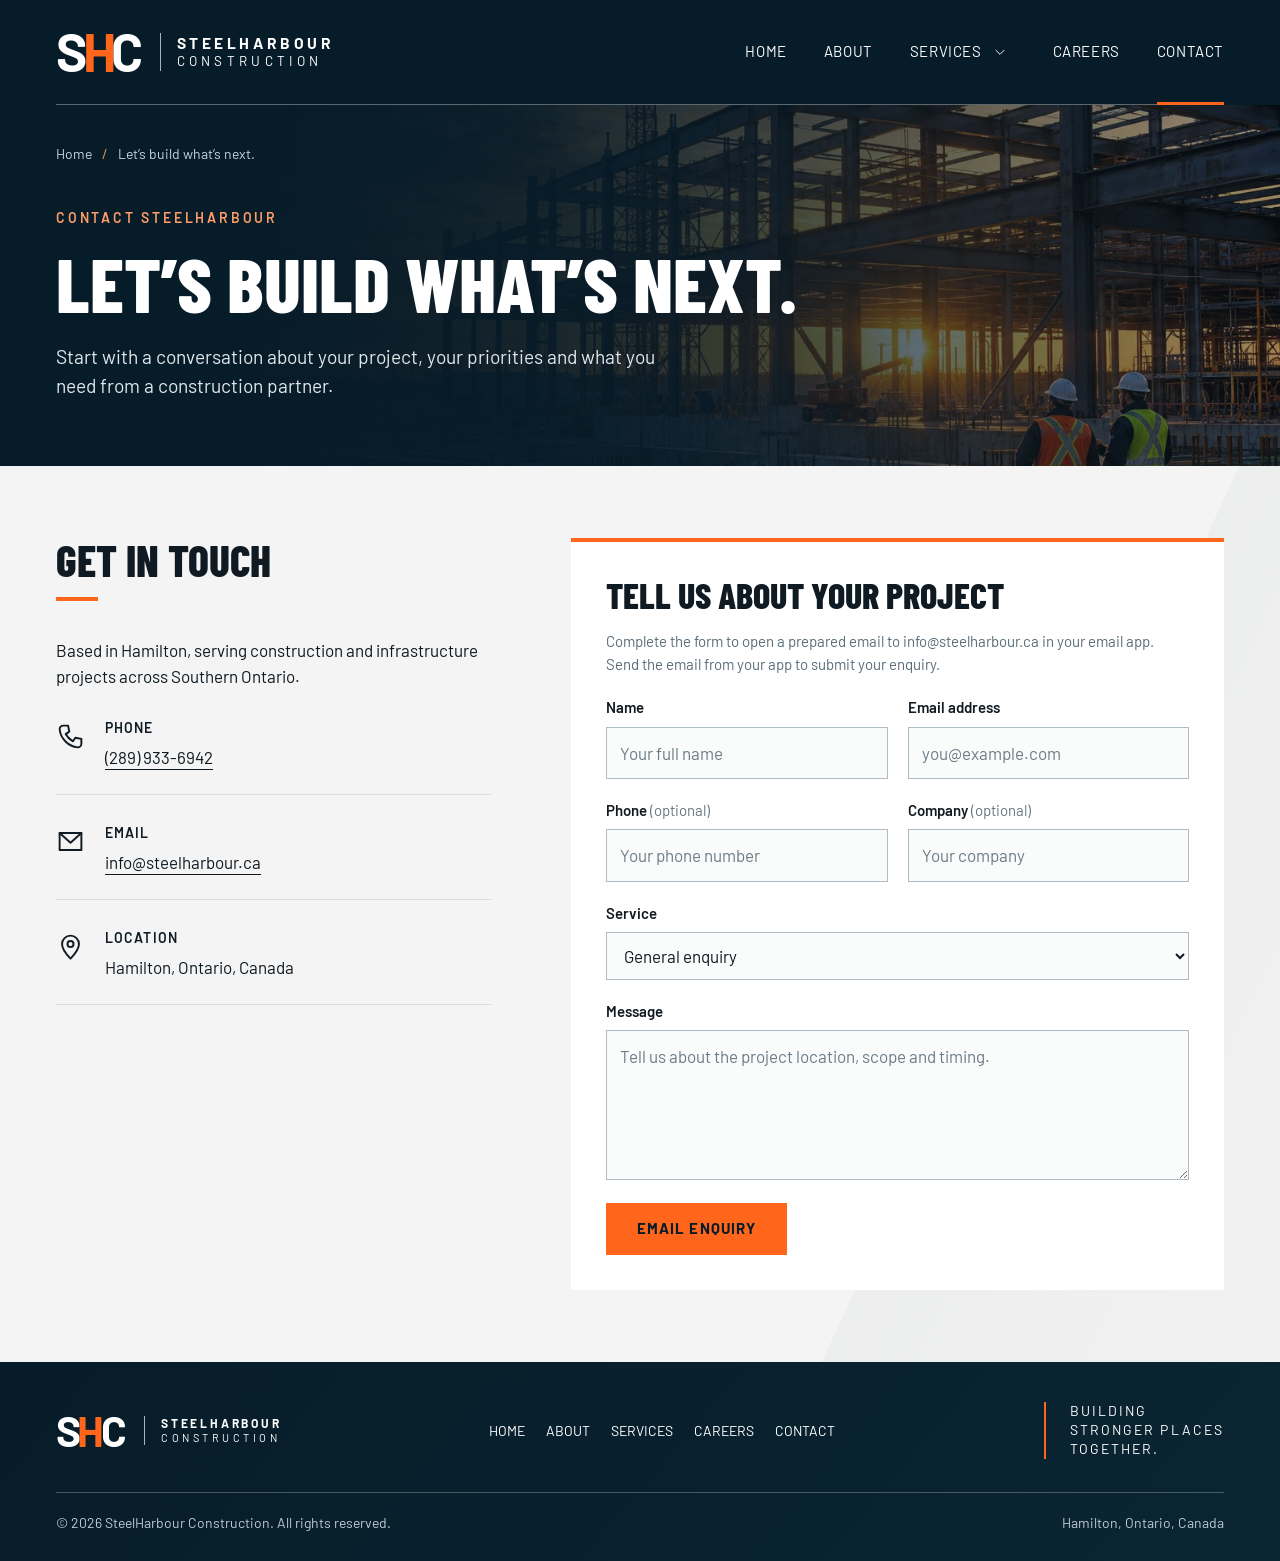
<file: contact.html>
<!doctype html>
<html lang="en-CA">
<head>
 <meta charset="utf-8">
 <meta name="viewport" content="width=device-width, initial-scale=1">
 <meta name="description" content="Contact SteelHarbour Construction about a project in Hamilton and Southern Ontario. Phone (289) 933-6942 or email info@steelharbour.ca. Based in Hamilton, Ontario, Canada.">
 <meta name="theme-color" content="#071c29">
 <title>Contact | SteelHarbour Construction</title>
 <link rel="icon" type="image/svg+xml" href="data:image/svg+xml,%3Csvg%20xmlns%3D%22http%3A//www.w3.org/2000/svg%22%20viewBox%3D%220%200%2064%2064%22%3E%3Crect%20width%3D%2264%22%20height%3D%2264%22%20fill%3D%22%23071c29%22/%3E%3Cpath%20d%3D%22M17%2013h9v15h12V13h9v38h-9V36H26v15h-9Z%22%20fill%3D%22%23ff661b%22/%3E%3C/svg%3E">
 <link rel="stylesheet" href="assets/styles.css">
 <script src="assets/site.js" defer></script>
</head>
<body class="contact">
<a class="skip-link" href="#main">Skip to content</a>
<header class="site-header"><div class="wrap header-inner">
 <a class="brand" href="index.html" aria-label="SteelHarbour Construction home"><span class="brand-initials" aria-hidden="true">S<em>H</em>C</span><span class="brand-name" aria-hidden="true"><strong>STEELHARBOUR</strong><span>CONSTRUCTION</span></span></a>
 <button class="nav-toggle" type="button" aria-expanded="false" aria-controls="primary-navigation" aria-label="Open navigation"><span></span><span></span><span></span></button>
 <nav class="primary-nav" id="primary-navigation" aria-label="Main navigation"><ul class="nav-list">
 <li><a class="nav-link" href="index.html">Home</a></li><li><a class="nav-link" href="about.html">About</a></li>
 <li class="services-nav"><a class="nav-link" href="services.html">Services</a>
 <details><summary aria-label="Open services menu"><svg class="icon" viewBox="0 0 24 24" aria-hidden="true"><path d="m5 9 7 7 7-7"/></svg></summary><div class="dropdown"><a href="commercial-construction.html">Commercial Construction</a><a href="industrial-construction.html">Industrial Construction</a><a href="institutional-and-civil.html">Institutional and Civil</a><a href="infrastructure.html">Infrastructure</a><a href="restoration-and-renovation.html">Restoration and Renovation</a></div></details></li>
 <li><a class="nav-link" href="careers.html">Careers</a></li><li><a class="nav-link" href="contact.html" aria-current="page">Contact</a></li>
 </ul></nav>
</div></header>
<main id="main" tabindex="-1">
<section class="page-hero"><div class="wrap"><nav class="breadcrumbs" aria-label="Breadcrumb"><a href="index.html">Home</a><span aria-hidden="true">/</span><span aria-current="page">Let’s build what’s next.</span></nav><p class="eyebrow">Contact SteelHarbour</p><h1>Let’s build what’s next.</h1><p>Start with a conversation about your project, your priorities and what you need from a construction partner.</p></div></section><section class="section light-surface"><div class="wrap contact-layout"><div><h2 class="section-label">Get in touch</h2><p>Based in Hamilton, serving construction and infrastructure projects across Southern Ontario.</p><dl class="contact-details">
 <div class="contact-detail"><svg class="icon" viewBox="0 0 24 24" aria-hidden="true"><path d="M6 3h4l1 5-3 2a15 15 0 0 0 6 6l2-3 5 1v4a3 3 0 0 1-3 3A17 17 0 0 1 3 6a3 3 0 0 1 3-3Z"/></svg><div><dt>Phone</dt><dd><a href="tel:+12899336942">(289) 933-6942</a></dd></div></div>
 <div class="contact-detail"><svg class="icon" viewBox="0 0 24 24" aria-hidden="true"><rect x="3" y="5" width="18" height="14"/><path d="m3 5 9 8 9-8"/></svg><div><dt>Email</dt><dd><a href="mailto:info@steelharbour.ca">info@steelharbour.ca</a></dd></div></div>
 <div class="contact-detail"><svg class="icon" viewBox="0 0 24 24" aria-hidden="true"><path d="M19 10c0 5-7 12-7 12S5 15 5 10a7 7 0 0 1 14 0Z"/><circle cx="12" cy="10" r="2.5"/></svg><div><dt>Location</dt><dd>Hamilton, Ontario, Canada</dd></div></div>
 </dl></div><div class="contact-form"><h2>Tell us about your project</h2><p class="form-note" id="form-note">Complete the form to open a prepared email to info@steelharbour.ca in your email app. Send the email from your app to submit your enquiry.</p>
 <form id="contact-form" aria-describedby="form-note">
 <div class="form-grid"><div class="field"><label for="name">Name</label><input id="name" name="name" autocomplete="name" required maxlength="120" placeholder="Your full name"></div>
 <div class="field"><label for="email">Email address</label><input id="email" name="email" type="email" autocomplete="email" required maxlength="200" placeholder="you@example.com"></div>
 <div class="field"><label for="phone">Phone <span class="optional">(optional)</span></label><input id="phone" name="phone" type="tel" autocomplete="tel" maxlength="40" placeholder="Your phone number"></div>
 <div class="field"><label for="company">Company <span class="optional">(optional)</span></label><input id="company" name="company" autocomplete="organization" maxlength="160" placeholder="Your company"></div>
 <div class="field full"><label for="service">Service</label><select id="service" name="service"><option value="General enquiry">General enquiry</option><option value="Commercial Construction">Commercial Construction</option><option value="Industrial Construction">Industrial Construction</option><option value="Institutional and Civil">Institutional and Civil</option><option value="Infrastructure">Infrastructure</option><option value="Restoration and Renovation">Restoration and Renovation</option></select></div>
 <div class="field full"><label for="message">Message</label><textarea id="message" name="message" required maxlength="5000" placeholder="Tell us about the project location, scope and timing."></textarea></div></div>
 <button class="button" type="submit" disabled>Email enquiry</button>
 <noscript><p class="form-note">Enable JavaScript to prepare your email enquiry, or email <a href="mailto:info@steelharbour.ca">info@steelharbour.ca</a> directly.</p></noscript>
 </form>
 <div class="form-status" id="form-status" role="status" tabindex="-1" hidden><p>Your enquiry is prepared for info@steelharbour.ca. Send it from your email app. If your app did not open, use the link below or email us directly.</p><a id="message-email">Open your email enquiry</a></div>
 </div></div></section>
</main>
<footer class="site-footer"><div class="wrap">
 <div class="footer-top"><a class="brand" href="index.html" aria-label="SteelHarbour Construction home"><span class="brand-initials" aria-hidden="true">S<em>H</em>C</span><span class="brand-name" aria-hidden="true"><strong>STEELHARBOUR</strong><span>CONSTRUCTION</span></span></a><nav class="footer-nav" aria-label="Footer navigation"><a href="index.html">Home</a><a href="about.html">About</a><a href="services.html">Services</a><a href="careers.html">Careers</a><a href="contact.html">Contact</a></nav><p class="footer-motto">Building<br>stronger places<br>together.</p></div>
 <div class="footer-bottom"><p>© <span data-year>2026</span> SteelHarbour Construction. All rights reserved.</p><p>Hamilton, Ontario, Canada</p></div>
</div></footer>
</body>
</html>
</file>
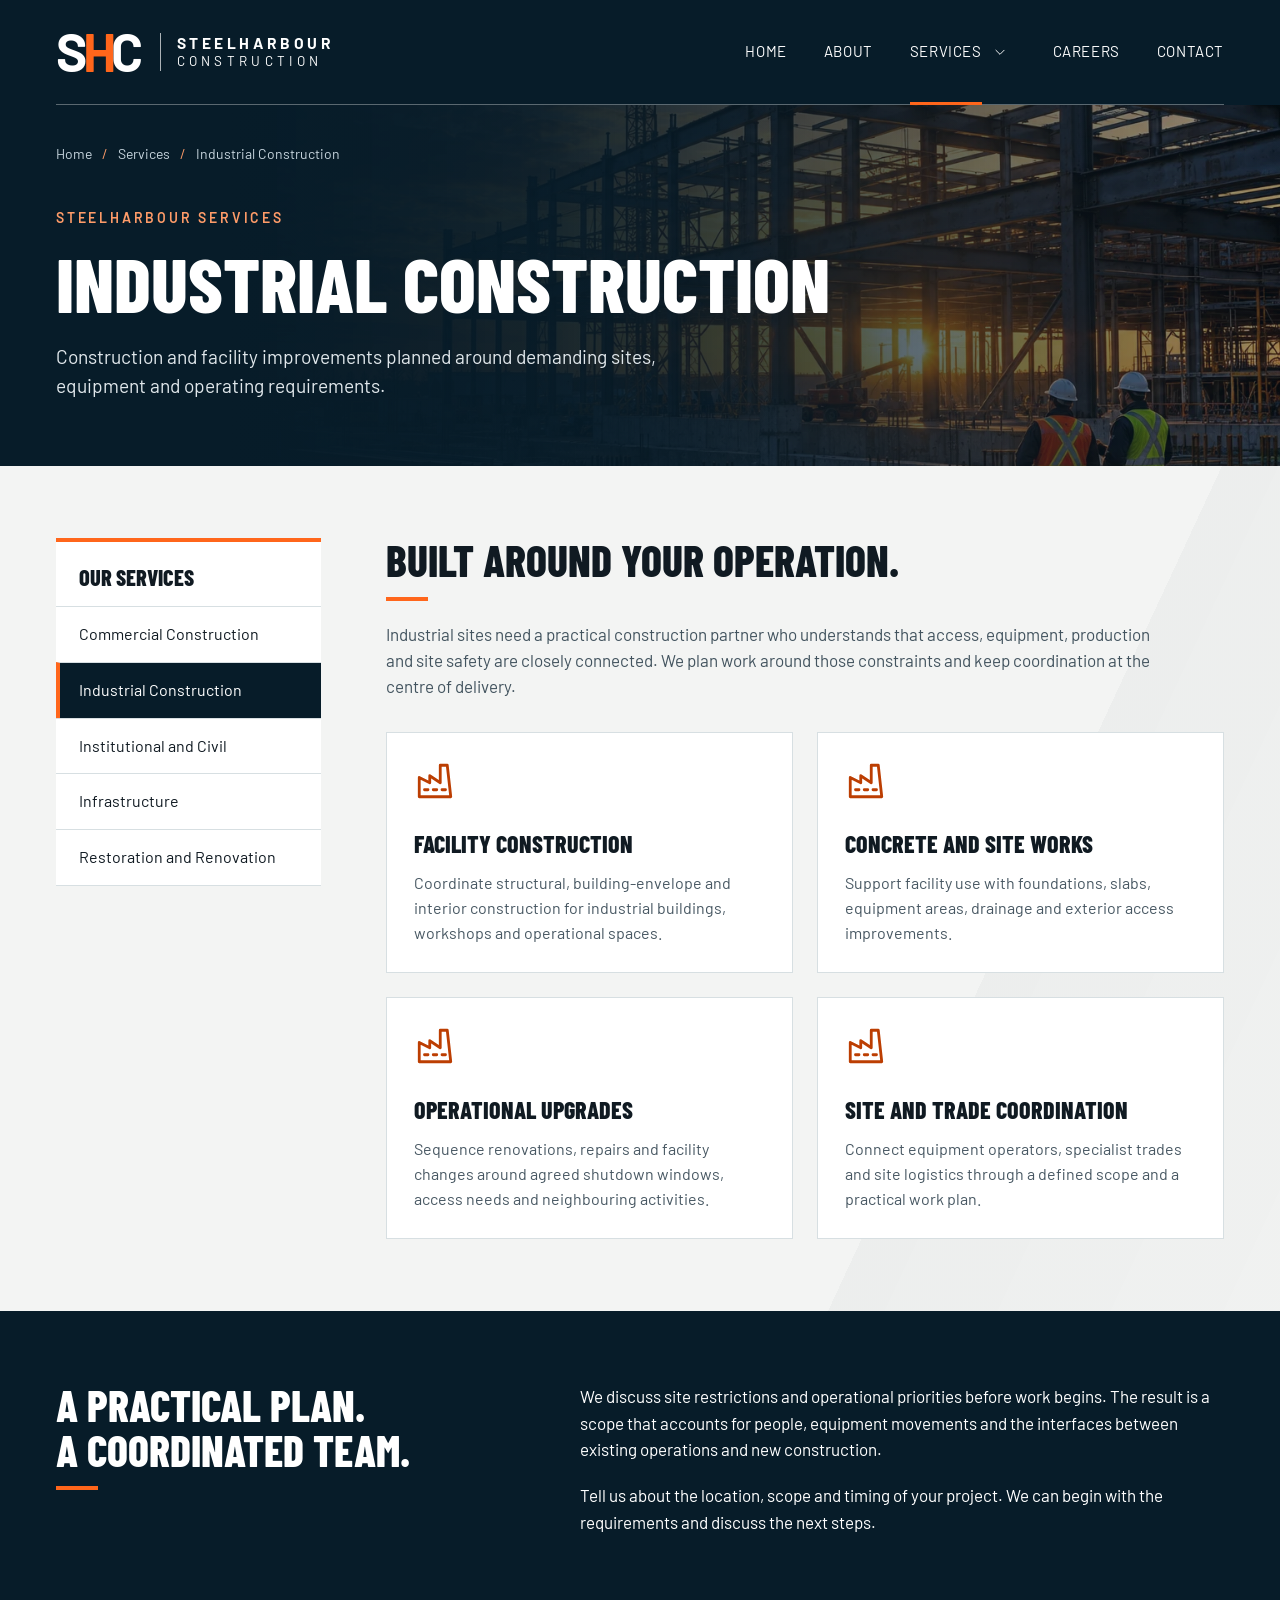
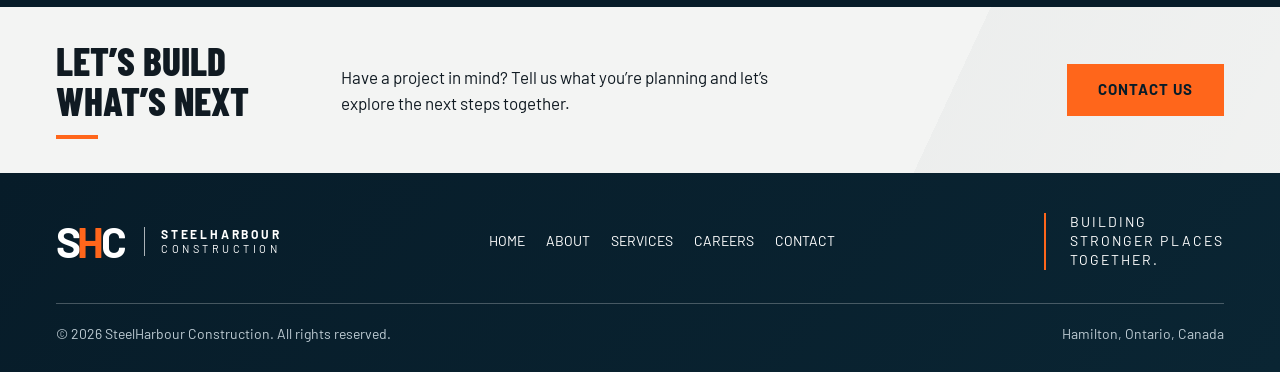
<file: industrial-construction.html>
<!doctype html>
<html lang="en-CA">
<head>
 <meta charset="utf-8">
 <meta name="viewport" content="width=device-width, initial-scale=1">
 <meta name="description" content="Construction and facility improvements planned around demanding sites, equipment and operating requirements.">
 <meta name="theme-color" content="#071c29">
 <title>Industrial Construction | SteelHarbour Construction</title>
 <link rel="icon" type="image/svg+xml" href="data:image/svg+xml,%3Csvg%20xmlns%3D%22http%3A//www.w3.org/2000/svg%22%20viewBox%3D%220%200%2064%2064%22%3E%3Crect%20width%3D%2264%22%20height%3D%2264%22%20fill%3D%22%23071c29%22/%3E%3Cpath%20d%3D%22M17%2013h9v15h12V13h9v38h-9V36H26v15h-9Z%22%20fill%3D%22%23ff661b%22/%3E%3C/svg%3E">
 <link rel="stylesheet" href="assets/styles.css">
 <script src="assets/site.js" defer></script>
</head>
<body class="industrial-construction">
<a class="skip-link" href="#main">Skip to content</a>
<header class="site-header"><div class="wrap header-inner">
 <a class="brand" href="index.html" aria-label="SteelHarbour Construction home"><span class="brand-initials" aria-hidden="true">S<em>H</em>C</span><span class="brand-name" aria-hidden="true"><strong>STEELHARBOUR</strong><span>CONSTRUCTION</span></span></a>
 <button class="nav-toggle" type="button" aria-expanded="false" aria-controls="primary-navigation" aria-label="Open navigation"><span></span><span></span><span></span></button>
 <nav class="primary-nav" id="primary-navigation" aria-label="Main navigation"><ul class="nav-list">
 <li><a class="nav-link" href="index.html">Home</a></li><li><a class="nav-link" href="about.html">About</a></li>
 <li class="services-nav"><a class="nav-link active" href="services.html">Services</a>
 <details><summary aria-label="Open services menu"><svg class="icon" viewBox="0 0 24 24" aria-hidden="true"><path d="m5 9 7 7 7-7"/></svg></summary><div class="dropdown"><a href="commercial-construction.html">Commercial Construction</a><a href="industrial-construction.html" aria-current="page">Industrial Construction</a><a href="institutional-and-civil.html">Institutional and Civil</a><a href="infrastructure.html">Infrastructure</a><a href="restoration-and-renovation.html">Restoration and Renovation</a></div></details></li>
 <li><a class="nav-link" href="careers.html">Careers</a></li><li><a class="nav-link" href="contact.html">Contact</a></li>
 </ul></nav>
</div></header>
<main id="main" tabindex="-1">
<section class="page-hero"><div class="wrap"><nav class="breadcrumbs" aria-label="Breadcrumb"><a href="index.html">Home</a><span aria-hidden="true">/</span><a href="services.html">Services</a><span aria-hidden="true">/</span><span aria-current="page">Industrial Construction</span></nav><p class="eyebrow">SteelHarbour services</p><h1>Industrial Construction</h1><p>Construction and facility improvements planned around demanding sites, equipment and operating requirements.</p></div></section><section class="section light-surface"><div class="wrap detail-layout"><aside class="service-sidebar"><h2>Our services</h2><nav aria-label="Other services"><a href="commercial-construction.html">Commercial Construction</a><a href="industrial-construction.html" aria-current="page">Industrial Construction</a><a href="institutional-and-civil.html">Institutional and Civil</a><a href="infrastructure.html">Infrastructure</a><a href="restoration-and-renovation.html">Restoration and Renovation</a></nav></aside><div class="service-detail"><h2 class="section-label">Built around your operation.</h2><p>Industrial sites need a practical construction partner who understands that access, equipment, production and site safety are closely connected. We plan work around those constraints and keep coordination at the centre of delivery.</p><div class="tile-grid"><article class="tile"><svg class="icon" viewBox="0 0 24 24" aria-hidden="true"><path d="M3 21V10l6 3V9l6 4V3h4l2 18H3Z"/><path d="M6 17h2m3 0h2m3 0h2"/></svg><h3>Facility construction</h3><p>Coordinate structural, building-envelope and interior construction for industrial buildings, workshops and operational spaces.</p></article><article class="tile"><svg class="icon" viewBox="0 0 24 24" aria-hidden="true"><path d="M3 21V10l6 3V9l6 4V3h4l2 18H3Z"/><path d="M6 17h2m3 0h2m3 0h2"/></svg><h3>Concrete and site works</h3><p>Support facility use with foundations, slabs, equipment areas, drainage and exterior access improvements.</p></article><article class="tile"><svg class="icon" viewBox="0 0 24 24" aria-hidden="true"><path d="M3 21V10l6 3V9l6 4V3h4l2 18H3Z"/><path d="M6 17h2m3 0h2m3 0h2"/></svg><h3>Operational upgrades</h3><p>Sequence renovations, repairs and facility changes around agreed shutdown windows, access needs and neighbouring activities.</p></article><article class="tile"><svg class="icon" viewBox="0 0 24 24" aria-hidden="true"><path d="M3 21V10l6 3V9l6 4V3h4l2 18H3Z"/><path d="M6 17h2m3 0h2m3 0h2"/></svg><h3>Site and trade coordination</h3><p>Connect equipment operators, specialist trades and site logistics through a defined scope and a practical work plan.</p></article></div></div></div></section><section class="section dark-section"><div class="wrap intro-grid"><h2 class="section-label">A practical plan.<br>A coordinated team.</h2><div><p>We discuss site restrictions and operational priorities before work begins. The result is a scope that accounts for people, equipment movements and the interfaces between existing operations and new construction.</p><p>Tell us about the location, scope and timing of your project. We can begin with the requirements and discuss the next steps.</p></div></div></section><section class="contact-band light-surface" aria-labelledby="next-heading"><div class="wrap contact-band-inner"><h2 class="section-label" id="next-heading">Let’s build<br>what’s next</h2><p>Have a project in mind? Tell us what you’re planning and let’s explore the next steps together.</p><a class="button" href="contact.html">Contact us</a></div></section>
</main>
<footer class="site-footer"><div class="wrap">
 <div class="footer-top"><a class="brand" href="index.html" aria-label="SteelHarbour Construction home"><span class="brand-initials" aria-hidden="true">S<em>H</em>C</span><span class="brand-name" aria-hidden="true"><strong>STEELHARBOUR</strong><span>CONSTRUCTION</span></span></a><nav class="footer-nav" aria-label="Footer navigation"><a href="index.html">Home</a><a href="about.html">About</a><a href="services.html">Services</a><a href="careers.html">Careers</a><a href="contact.html">Contact</a></nav><p class="footer-motto">Building<br>stronger places<br>together.</p></div>
 <div class="footer-bottom"><p>© <span data-year>2026</span> SteelHarbour Construction. All rights reserved.</p><p>Hamilton, Ontario, Canada</p></div>
</div></footer>
</body>
</html>
</file>
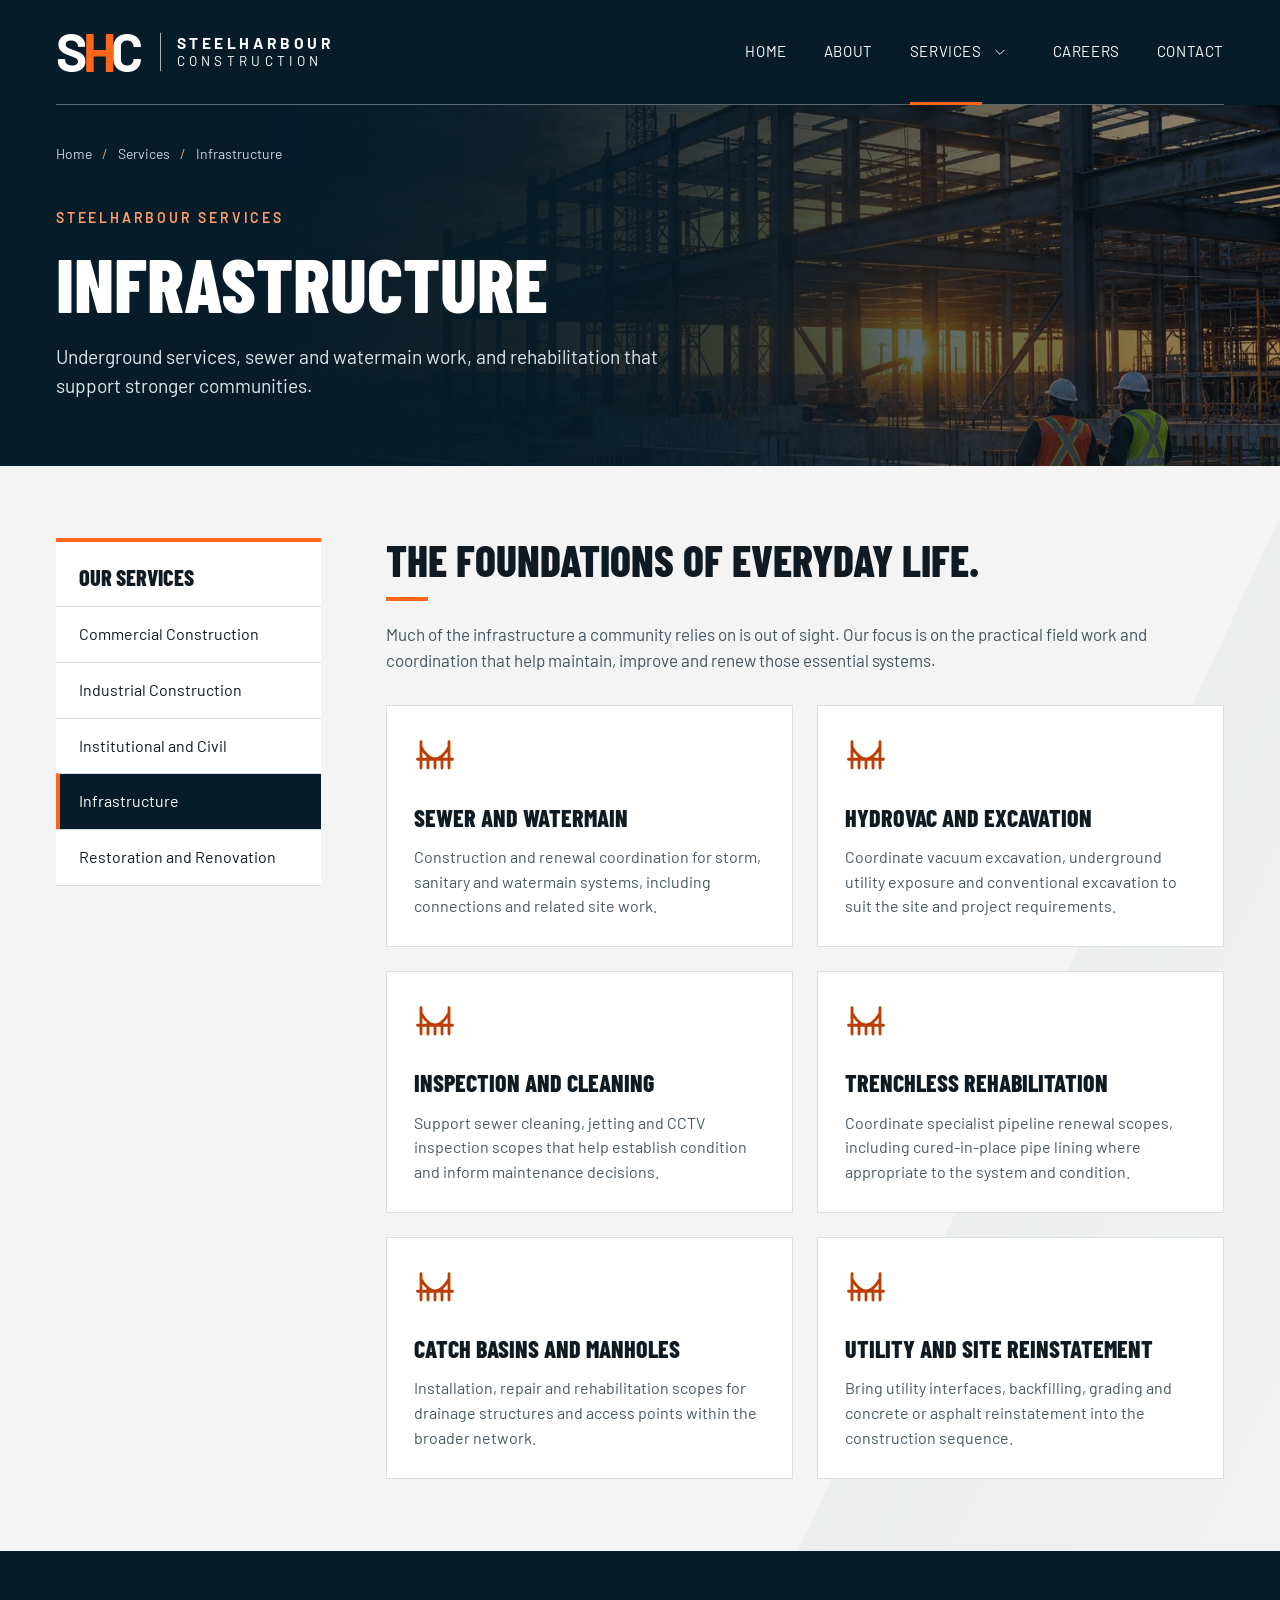
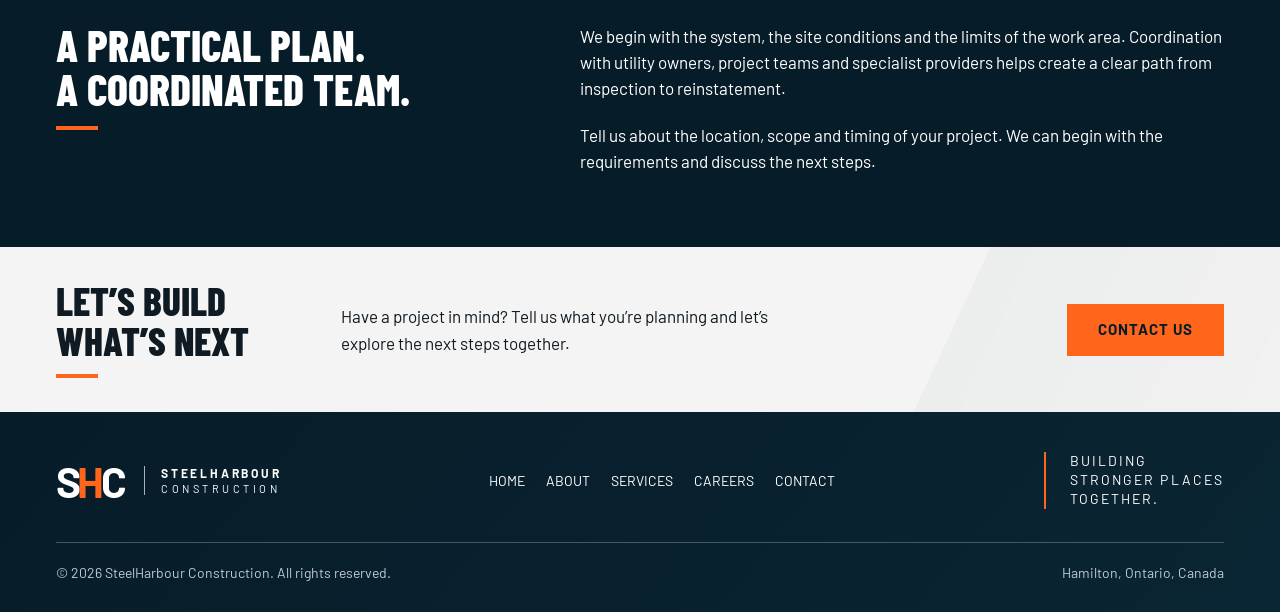
<file: infrastructure.html>
<!doctype html>
<html lang="en-CA">
<head>
 <meta charset="utf-8">
 <meta name="viewport" content="width=device-width, initial-scale=1">
 <meta name="description" content="Underground services, sewer and watermain work, and rehabilitation that support stronger communities.">
 <meta name="theme-color" content="#071c29">
 <title>Infrastructure | SteelHarbour Construction</title>
 <link rel="icon" type="image/svg+xml" href="data:image/svg+xml,%3Csvg%20xmlns%3D%22http%3A//www.w3.org/2000/svg%22%20viewBox%3D%220%200%2064%2064%22%3E%3Crect%20width%3D%2264%22%20height%3D%2264%22%20fill%3D%22%23071c29%22/%3E%3Cpath%20d%3D%22M17%2013h9v15h12V13h9v38h-9V36H26v15h-9Z%22%20fill%3D%22%23ff661b%22/%3E%3C/svg%3E">
 <link rel="stylesheet" href="assets/styles.css">
 <script src="assets/site.js" defer></script>
</head>
<body class="infrastructure">
<a class="skip-link" href="#main">Skip to content</a>
<header class="site-header"><div class="wrap header-inner">
 <a class="brand" href="index.html" aria-label="SteelHarbour Construction home"><span class="brand-initials" aria-hidden="true">S<em>H</em>C</span><span class="brand-name" aria-hidden="true"><strong>STEELHARBOUR</strong><span>CONSTRUCTION</span></span></a>
 <button class="nav-toggle" type="button" aria-expanded="false" aria-controls="primary-navigation" aria-label="Open navigation"><span></span><span></span><span></span></button>
 <nav class="primary-nav" id="primary-navigation" aria-label="Main navigation"><ul class="nav-list">
 <li><a class="nav-link" href="index.html">Home</a></li><li><a class="nav-link" href="about.html">About</a></li>
 <li class="services-nav"><a class="nav-link active" href="services.html">Services</a>
 <details><summary aria-label="Open services menu"><svg class="icon" viewBox="0 0 24 24" aria-hidden="true"><path d="m5 9 7 7 7-7"/></svg></summary><div class="dropdown"><a href="commercial-construction.html">Commercial Construction</a><a href="industrial-construction.html">Industrial Construction</a><a href="institutional-and-civil.html">Institutional and Civil</a><a href="infrastructure.html" aria-current="page">Infrastructure</a><a href="restoration-and-renovation.html">Restoration and Renovation</a></div></details></li>
 <li><a class="nav-link" href="careers.html">Careers</a></li><li><a class="nav-link" href="contact.html">Contact</a></li>
 </ul></nav>
</div></header>
<main id="main" tabindex="-1">
<section class="page-hero"><div class="wrap"><nav class="breadcrumbs" aria-label="Breadcrumb"><a href="index.html">Home</a><span aria-hidden="true">/</span><a href="services.html">Services</a><span aria-hidden="true">/</span><span aria-current="page">Infrastructure</span></nav><p class="eyebrow">SteelHarbour services</p><h1>Infrastructure</h1><p>Underground services, sewer and watermain work, and rehabilitation that support stronger communities.</p></div></section><section class="section light-surface"><div class="wrap detail-layout"><aside class="service-sidebar"><h2>Our services</h2><nav aria-label="Other services"><a href="commercial-construction.html">Commercial Construction</a><a href="industrial-construction.html">Industrial Construction</a><a href="institutional-and-civil.html">Institutional and Civil</a><a href="infrastructure.html" aria-current="page">Infrastructure</a><a href="restoration-and-renovation.html">Restoration and Renovation</a></nav></aside><div class="service-detail"><h2 class="section-label">The foundations of everyday life.</h2><p>Much of the infrastructure a community relies on is out of sight. Our focus is on the practical field work and coordination that help maintain, improve and renew those essential systems.</p><div class="tile-grid"><article class="tile"><svg class="icon" viewBox="0 0 24 24" aria-hidden="true"><path d="M2 15h20M4 20V5m16 15V5M4 8c5 9 11 9 16 0M8 13v7m8-7v7m-4-5v5"/></svg><h3>Sewer and watermain</h3><p>Construction and renewal coordination for storm, sanitary and watermain systems, including connections and related site work.</p></article><article class="tile"><svg class="icon" viewBox="0 0 24 24" aria-hidden="true"><path d="M2 15h20M4 20V5m16 15V5M4 8c5 9 11 9 16 0M8 13v7m8-7v7m-4-5v5"/></svg><h3>Hydrovac and excavation</h3><p>Coordinate vacuum excavation, underground utility exposure and conventional excavation to suit the site and project requirements.</p></article><article class="tile"><svg class="icon" viewBox="0 0 24 24" aria-hidden="true"><path d="M2 15h20M4 20V5m16 15V5M4 8c5 9 11 9 16 0M8 13v7m8-7v7m-4-5v5"/></svg><h3>Inspection and cleaning</h3><p>Support sewer cleaning, jetting and CCTV inspection scopes that help establish condition and inform maintenance decisions.</p></article><article class="tile"><svg class="icon" viewBox="0 0 24 24" aria-hidden="true"><path d="M2 15h20M4 20V5m16 15V5M4 8c5 9 11 9 16 0M8 13v7m8-7v7m-4-5v5"/></svg><h3>Trenchless rehabilitation</h3><p>Coordinate specialist pipeline renewal scopes, including cured-in-place pipe lining where appropriate to the system and condition.</p></article><article class="tile"><svg class="icon" viewBox="0 0 24 24" aria-hidden="true"><path d="M2 15h20M4 20V5m16 15V5M4 8c5 9 11 9 16 0M8 13v7m8-7v7m-4-5v5"/></svg><h3>Catch basins and manholes</h3><p>Installation, repair and rehabilitation scopes for drainage structures and access points within the broader network.</p></article><article class="tile"><svg class="icon" viewBox="0 0 24 24" aria-hidden="true"><path d="M2 15h20M4 20V5m16 15V5M4 8c5 9 11 9 16 0M8 13v7m8-7v7m-4-5v5"/></svg><h3>Utility and site reinstatement</h3><p>Bring utility interfaces, backfilling, grading and concrete or asphalt reinstatement into the construction sequence.</p></article></div></div></div></section><section class="section dark-section"><div class="wrap intro-grid"><h2 class="section-label">A practical plan.<br>A coordinated team.</h2><div><p>We begin with the system, the site conditions and the limits of the work area. Coordination with utility owners, project teams and specialist providers helps create a clear path from inspection to reinstatement.</p><p>Tell us about the location, scope and timing of your project. We can begin with the requirements and discuss the next steps.</p></div></div></section><section class="contact-band light-surface" aria-labelledby="next-heading"><div class="wrap contact-band-inner"><h2 class="section-label" id="next-heading">Let’s build<br>what’s next</h2><p>Have a project in mind? Tell us what you’re planning and let’s explore the next steps together.</p><a class="button" href="contact.html">Contact us</a></div></section>
</main>
<footer class="site-footer"><div class="wrap">
 <div class="footer-top"><a class="brand" href="index.html" aria-label="SteelHarbour Construction home"><span class="brand-initials" aria-hidden="true">S<em>H</em>C</span><span class="brand-name" aria-hidden="true"><strong>STEELHARBOUR</strong><span>CONSTRUCTION</span></span></a><nav class="footer-nav" aria-label="Footer navigation"><a href="index.html">Home</a><a href="about.html">About</a><a href="services.html">Services</a><a href="careers.html">Careers</a><a href="contact.html">Contact</a></nav><p class="footer-motto">Building<br>stronger places<br>together.</p></div>
 <div class="footer-bottom"><p>© <span data-year>2026</span> SteelHarbour Construction. All rights reserved.</p><p>Hamilton, Ontario, Canada</p></div>
</div></footer>
</body>
</html>
</file>
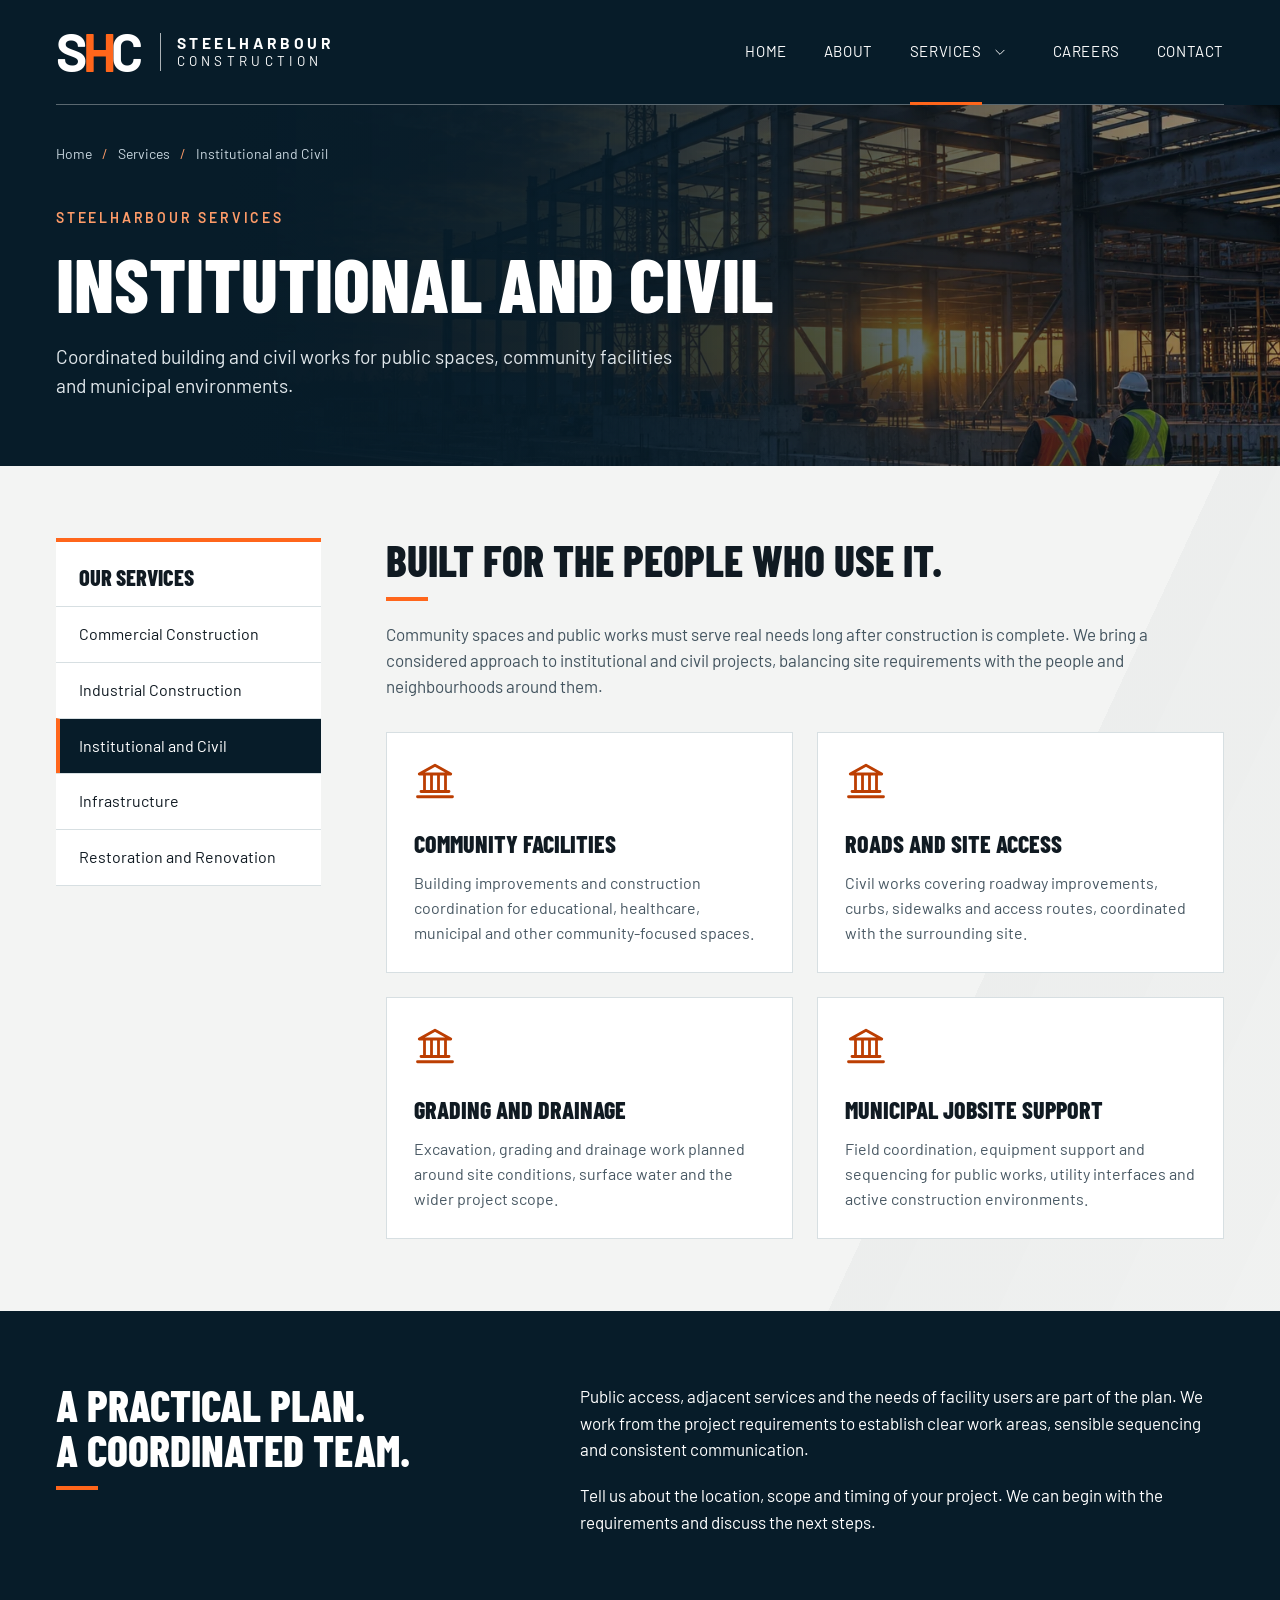
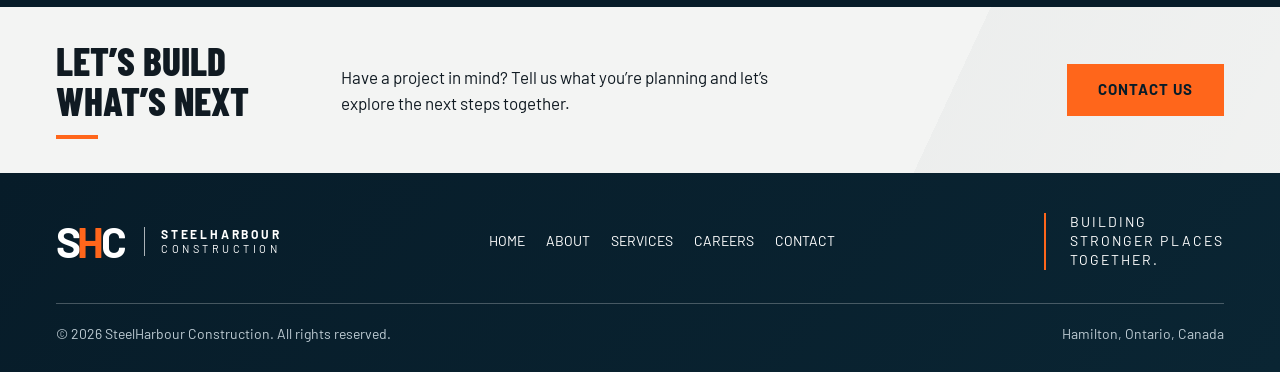
<file: institutional-and-civil.html>
<!doctype html>
<html lang="en-CA">
<head>
 <meta charset="utf-8">
 <meta name="viewport" content="width=device-width, initial-scale=1">
 <meta name="description" content="Coordinated building and civil works for public spaces, community facilities and municipal environments.">
 <meta name="theme-color" content="#071c29">
 <title>Institutional and Civil | SteelHarbour Construction</title>
 <link rel="icon" type="image/svg+xml" href="data:image/svg+xml,%3Csvg%20xmlns%3D%22http%3A//www.w3.org/2000/svg%22%20viewBox%3D%220%200%2064%2064%22%3E%3Crect%20width%3D%2264%22%20height%3D%2264%22%20fill%3D%22%23071c29%22/%3E%3Cpath%20d%3D%22M17%2013h9v15h12V13h9v38h-9V36H26v15h-9Z%22%20fill%3D%22%23ff661b%22/%3E%3C/svg%3E">
 <link rel="stylesheet" href="assets/styles.css">
 <script src="assets/site.js" defer></script>
</head>
<body class="institutional-and-civil">
<a class="skip-link" href="#main">Skip to content</a>
<header class="site-header"><div class="wrap header-inner">
 <a class="brand" href="index.html" aria-label="SteelHarbour Construction home"><span class="brand-initials" aria-hidden="true">S<em>H</em>C</span><span class="brand-name" aria-hidden="true"><strong>STEELHARBOUR</strong><span>CONSTRUCTION</span></span></a>
 <button class="nav-toggle" type="button" aria-expanded="false" aria-controls="primary-navigation" aria-label="Open navigation"><span></span><span></span><span></span></button>
 <nav class="primary-nav" id="primary-navigation" aria-label="Main navigation"><ul class="nav-list">
 <li><a class="nav-link" href="index.html">Home</a></li><li><a class="nav-link" href="about.html">About</a></li>
 <li class="services-nav"><a class="nav-link active" href="services.html">Services</a>
 <details><summary aria-label="Open services menu"><svg class="icon" viewBox="0 0 24 24" aria-hidden="true"><path d="m5 9 7 7 7-7"/></svg></summary><div class="dropdown"><a href="commercial-construction.html">Commercial Construction</a><a href="industrial-construction.html">Industrial Construction</a><a href="institutional-and-civil.html" aria-current="page">Institutional and Civil</a><a href="infrastructure.html">Infrastructure</a><a href="restoration-and-renovation.html">Restoration and Renovation</a></div></details></li>
 <li><a class="nav-link" href="careers.html">Careers</a></li><li><a class="nav-link" href="contact.html">Contact</a></li>
 </ul></nav>
</div></header>
<main id="main" tabindex="-1">
<section class="page-hero"><div class="wrap"><nav class="breadcrumbs" aria-label="Breadcrumb"><a href="index.html">Home</a><span aria-hidden="true">/</span><a href="services.html">Services</a><span aria-hidden="true">/</span><span aria-current="page">Institutional and Civil</span></nav><p class="eyebrow">SteelHarbour services</p><h1>Institutional and Civil</h1><p>Coordinated building and civil works for public spaces, community facilities and municipal environments.</p></div></section><section class="section light-surface"><div class="wrap detail-layout"><aside class="service-sidebar"><h2>Our services</h2><nav aria-label="Other services"><a href="commercial-construction.html">Commercial Construction</a><a href="industrial-construction.html">Industrial Construction</a><a href="institutional-and-civil.html" aria-current="page">Institutional and Civil</a><a href="infrastructure.html">Infrastructure</a><a href="restoration-and-renovation.html">Restoration and Renovation</a></nav></aside><div class="service-detail"><h2 class="section-label">Built for the people who use it.</h2><p>Community spaces and public works must serve real needs long after construction is complete. We bring a considered approach to institutional and civil projects, balancing site requirements with the people and neighbourhoods around them.</p><div class="tile-grid"><article class="tile"><svg class="icon" viewBox="0 0 24 24" aria-hidden="true"><path d="m3 8 9-5 9 5H3Zm-1 13h20M4 18h16M6 8v10m4-10v10m4-10v10m4-10v10"/></svg><h3>Community facilities</h3><p>Building improvements and construction coordination for educational, healthcare, municipal and other community-focused spaces.</p></article><article class="tile"><svg class="icon" viewBox="0 0 24 24" aria-hidden="true"><path d="m3 8 9-5 9 5H3Zm-1 13h20M4 18h16M6 8v10m4-10v10m4-10v10m4-10v10"/></svg><h3>Roads and site access</h3><p>Civil works covering roadway improvements, curbs, sidewalks and access routes, coordinated with the surrounding site.</p></article><article class="tile"><svg class="icon" viewBox="0 0 24 24" aria-hidden="true"><path d="m3 8 9-5 9 5H3Zm-1 13h20M4 18h16M6 8v10m4-10v10m4-10v10m4-10v10"/></svg><h3>Grading and drainage</h3><p>Excavation, grading and drainage work planned around site conditions, surface water and the wider project scope.</p></article><article class="tile"><svg class="icon" viewBox="0 0 24 24" aria-hidden="true"><path d="m3 8 9-5 9 5H3Zm-1 13h20M4 18h16M6 8v10m4-10v10m4-10v10m4-10v10"/></svg><h3>Municipal jobsite support</h3><p>Field coordination, equipment support and sequencing for public works, utility interfaces and active construction environments.</p></article></div></div></div></section><section class="section dark-section"><div class="wrap intro-grid"><h2 class="section-label">A practical plan.<br>A coordinated team.</h2><div><p>Public access, adjacent services and the needs of facility users are part of the plan. We work from the project requirements to establish clear work areas, sensible sequencing and consistent communication.</p><p>Tell us about the location, scope and timing of your project. We can begin with the requirements and discuss the next steps.</p></div></div></section><section class="contact-band light-surface" aria-labelledby="next-heading"><div class="wrap contact-band-inner"><h2 class="section-label" id="next-heading">Let’s build<br>what’s next</h2><p>Have a project in mind? Tell us what you’re planning and let’s explore the next steps together.</p><a class="button" href="contact.html">Contact us</a></div></section>
</main>
<footer class="site-footer"><div class="wrap">
 <div class="footer-top"><a class="brand" href="index.html" aria-label="SteelHarbour Construction home"><span class="brand-initials" aria-hidden="true">S<em>H</em>C</span><span class="brand-name" aria-hidden="true"><strong>STEELHARBOUR</strong><span>CONSTRUCTION</span></span></a><nav class="footer-nav" aria-label="Footer navigation"><a href="index.html">Home</a><a href="about.html">About</a><a href="services.html">Services</a><a href="careers.html">Careers</a><a href="contact.html">Contact</a></nav><p class="footer-motto">Building<br>stronger places<br>together.</p></div>
 <div class="footer-bottom"><p>© <span data-year>2026</span> SteelHarbour Construction. All rights reserved.</p><p>Hamilton, Ontario, Canada</p></div>
</div></footer>
</body>
</html>
</file>
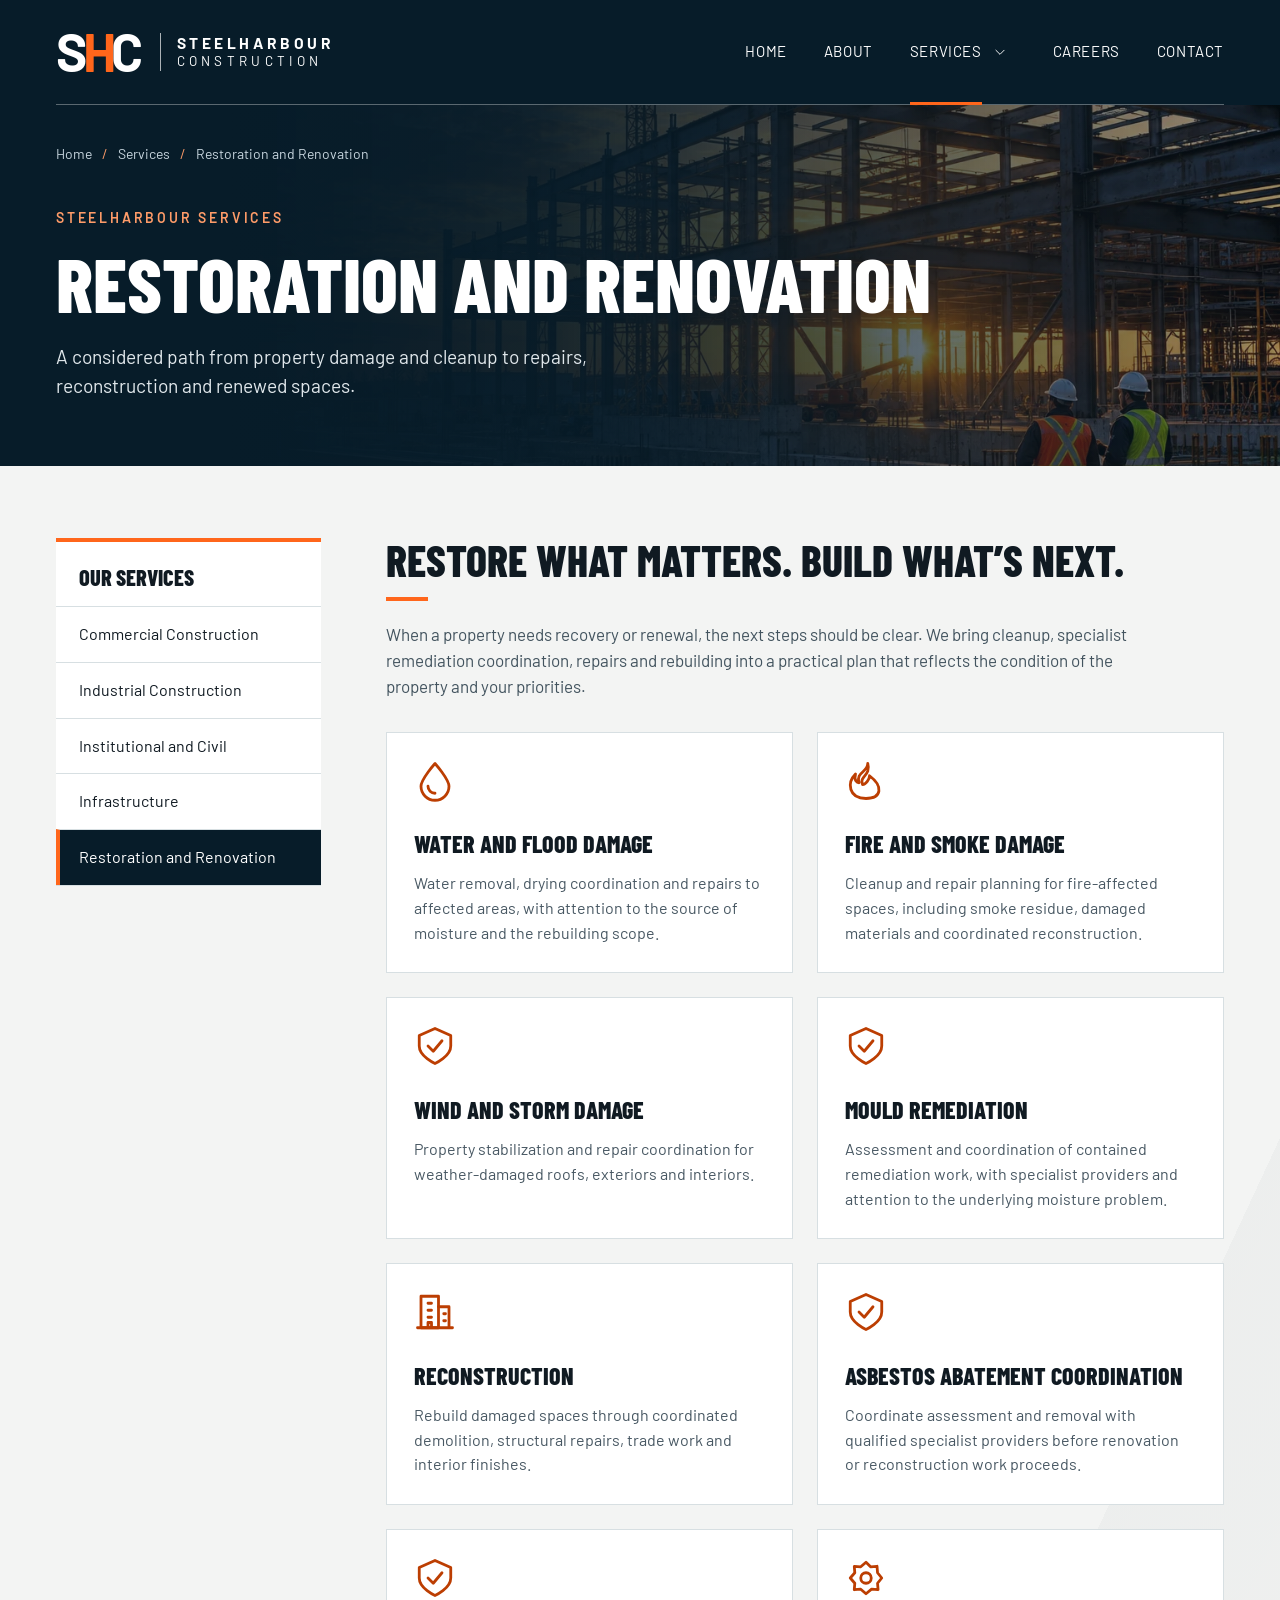
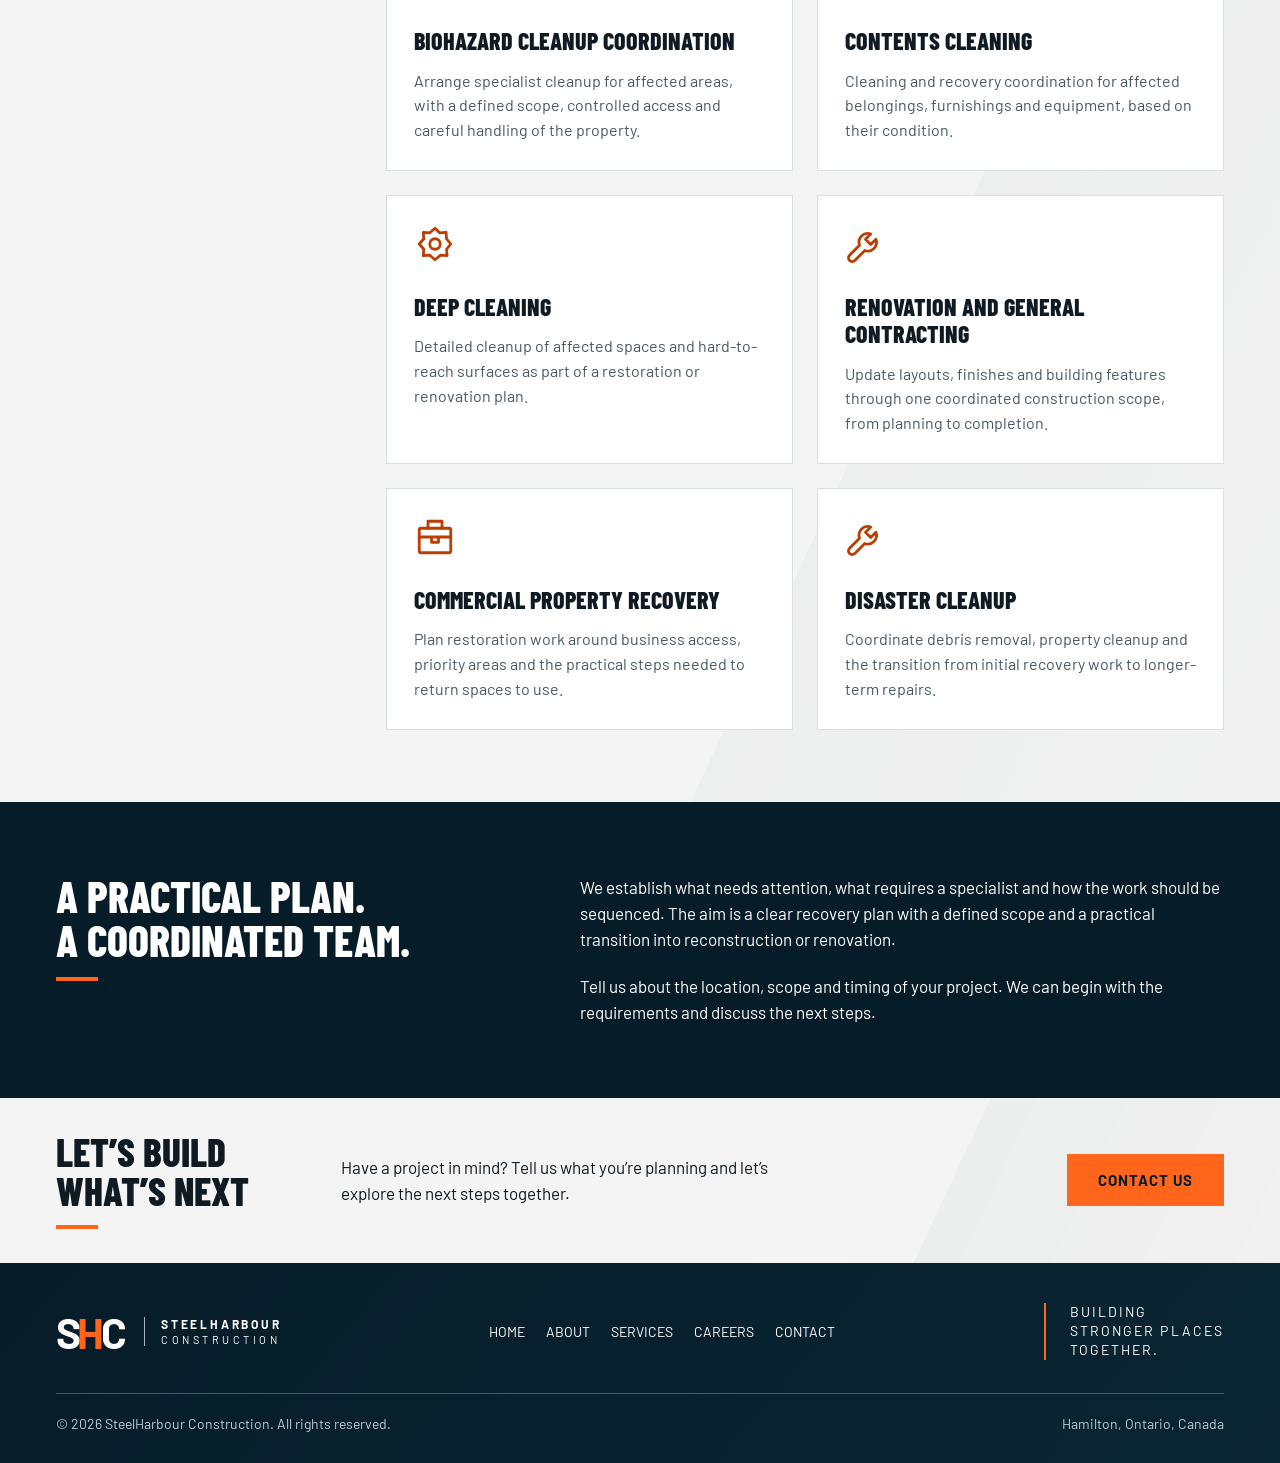
<file: restoration-and-renovation.html>
<!doctype html>
<html lang="en-CA">
<head>
 <meta charset="utf-8">
 <meta name="viewport" content="width=device-width, initial-scale=1">
 <meta name="description" content="A considered path from property damage and cleanup to repairs, reconstruction and renewed spaces.">
 <meta name="theme-color" content="#071c29">
 <title>Restoration and Renovation | SteelHarbour Construction</title>
 <link rel="icon" type="image/svg+xml" href="data:image/svg+xml,%3Csvg%20xmlns%3D%22http%3A//www.w3.org/2000/svg%22%20viewBox%3D%220%200%2064%2064%22%3E%3Crect%20width%3D%2264%22%20height%3D%2264%22%20fill%3D%22%23071c29%22/%3E%3Cpath%20d%3D%22M17%2013h9v15h12V13h9v38h-9V36H26v15h-9Z%22%20fill%3D%22%23ff661b%22/%3E%3C/svg%3E">
 <link rel="stylesheet" href="assets/styles.css">
 <script src="assets/site.js" defer></script>
</head>
<body class="restoration-and-renovation">
<a class="skip-link" href="#main">Skip to content</a>
<header class="site-header"><div class="wrap header-inner">
 <a class="brand" href="index.html" aria-label="SteelHarbour Construction home"><span class="brand-initials" aria-hidden="true">S<em>H</em>C</span><span class="brand-name" aria-hidden="true"><strong>STEELHARBOUR</strong><span>CONSTRUCTION</span></span></a>
 <button class="nav-toggle" type="button" aria-expanded="false" aria-controls="primary-navigation" aria-label="Open navigation"><span></span><span></span><span></span></button>
 <nav class="primary-nav" id="primary-navigation" aria-label="Main navigation"><ul class="nav-list">
 <li><a class="nav-link" href="index.html">Home</a></li><li><a class="nav-link" href="about.html">About</a></li>
 <li class="services-nav"><a class="nav-link active" href="services.html">Services</a>
 <details><summary aria-label="Open services menu"><svg class="icon" viewBox="0 0 24 24" aria-hidden="true"><path d="m5 9 7 7 7-7"/></svg></summary><div class="dropdown"><a href="commercial-construction.html">Commercial Construction</a><a href="industrial-construction.html">Industrial Construction</a><a href="institutional-and-civil.html">Institutional and Civil</a><a href="infrastructure.html">Infrastructure</a><a href="restoration-and-renovation.html" aria-current="page">Restoration and Renovation</a></div></details></li>
 <li><a class="nav-link" href="careers.html">Careers</a></li><li><a class="nav-link" href="contact.html">Contact</a></li>
 </ul></nav>
</div></header>
<main id="main" tabindex="-1">
<section class="page-hero"><div class="wrap"><nav class="breadcrumbs" aria-label="Breadcrumb"><a href="index.html">Home</a><span aria-hidden="true">/</span><a href="services.html">Services</a><span aria-hidden="true">/</span><span aria-current="page">Restoration and Renovation</span></nav><p class="eyebrow">SteelHarbour services</p><h1>Restoration and Renovation</h1><p>A considered path from property damage and cleanup to repairs, reconstruction and renewed spaces.</p></div></section><section class="section light-surface"><div class="wrap detail-layout"><aside class="service-sidebar"><h2>Our services</h2><nav aria-label="Other services"><a href="commercial-construction.html">Commercial Construction</a><a href="industrial-construction.html">Industrial Construction</a><a href="institutional-and-civil.html">Institutional and Civil</a><a href="infrastructure.html">Infrastructure</a><a href="restoration-and-renovation.html" aria-current="page">Restoration and Renovation</a></nav></aside><div class="service-detail"><h2 class="section-label">Restore what matters. Build what’s next.</h2><p>When a property needs recovery or renewal, the next steps should be clear. We bring cleanup, specialist remediation coordination, repairs and rebuilding into a practical plan that reflects the condition of the property and your priorities.</p><div class="tile-grid"><article class="tile"><svg class="icon" viewBox="0 0 24 24" aria-hidden="true"><path d="M12 2S4 11 4 15a8 8 0 0 0 16 0c0-4-8-13-8-13Z"/><path d="M8 15a4 4 0 0 0 4 4"/></svg><h3>Water and flood damage</h3><p>Water removal, drying coordination and repairs to affected areas, with attention to the source of moisture and the rebuilding scope.</p></article><article class="tile"><svg class="icon" viewBox="0 0 24 24" aria-hidden="true"><path d="M13 2c2 7-5 7-3 12 2 0 4-3 4-5 8 6 7 13-2 13C2 22 1 13 6 8c-1 4 1 5 2 5-2-6 5-6 5-11Z"/></svg><h3>Fire and smoke damage</h3><p>Cleanup and repair planning for fire-affected spaces, including smoke residue, damaged materials and coordinated reconstruction.</p></article><article class="tile"><svg class="icon" viewBox="0 0 24 24" aria-hidden="true"><path d="m12 2 9 4v6c0 6-9 10-9 10S3 18 3 12V6l9-4Z"/><path d="m8 12 3 3 5-6"/></svg><h3>Wind and storm damage</h3><p>Property stabilization and repair coordination for weather-damaged roofs, exteriors and interiors.</p></article><article class="tile"><svg class="icon" viewBox="0 0 24 24" aria-hidden="true"><path d="m12 2 9 4v6c0 6-9 10-9 10S3 18 3 12V6l9-4Z"/><path d="m8 12 3 3 5-6"/></svg><h3>Mould remediation</h3><p>Assessment and coordination of contained remediation work, with specialist providers and attention to the underlying moisture problem.</p></article><article class="tile"><svg class="icon" viewBox="0 0 24 24" aria-hidden="true"><rect x="4" y="3" width="10" height="18"/><path d="M14 9h6v12M8 7h2m-2 4h2m-2 4h2m-2 6v-3h2v3m7-8h1m-1 4h1M2 21h20"/></svg><h3>Reconstruction</h3><p>Rebuild damaged spaces through coordinated demolition, structural repairs, trade work and interior finishes.</p></article><article class="tile"><svg class="icon" viewBox="0 0 24 24" aria-hidden="true"><path d="m12 2 9 4v6c0 6-9 10-9 10S3 18 3 12V6l9-4Z"/><path d="m8 12 3 3 5-6"/></svg><h3>Asbestos abatement coordination</h3><p>Coordinate assessment and removal with qualified specialist providers before renovation or reconstruction work proceeds.</p></article><article class="tile"><svg class="icon" viewBox="0 0 24 24" aria-hidden="true"><path d="m12 2 9 4v6c0 6-9 10-9 10S3 18 3 12V6l9-4Z"/><path d="m8 12 3 3 5-6"/></svg><h3>Biohazard cleanup coordination</h3><p>Arrange specialist cleanup for affected areas, with a defined scope, controlled access and careful handling of the property.</p></article><article class="tile"><svg class="icon" viewBox="0 0 24 24" aria-hidden="true"><path d="m12 3 2.6 2.6 3.7-.3.3 3.7L21 12l-2.4 3 .3 3.7-3.7-.3L12 21l-3-2.6-3.7.3.3-3.7L3 12l2.6-3-.3-3.7 3.7.3L12 3Z"/><circle cx="12" cy="12" r="3"/></svg><h3>Contents cleaning</h3><p>Cleaning and recovery coordination for affected belongings, furnishings and equipment, based on their condition.</p></article><article class="tile"><svg class="icon" viewBox="0 0 24 24" aria-hidden="true"><path d="m12 3 2.6 2.6 3.7-.3.3 3.7L21 12l-2.4 3 .3 3.7-3.7-.3L12 21l-3-2.6-3.7.3.3-3.7L3 12l2.6-3-.3-3.7 3.7.3L12 3Z"/><circle cx="12" cy="12" r="3"/></svg><h3>Deep cleaning</h3><p>Detailed cleanup of affected spaces and hard-to-reach surfaces as part of a restoration or renovation plan.</p></article><article class="tile"><svg class="icon" viewBox="0 0 24 24" aria-hidden="true"><path d="M14.7 6.3a5 5 0 0 0-6.4 6.4L2.6 18.4a2.1 2.1 0 0 0 3 3l5.7-5.7a5 5 0 0 0 6.4-6.4l-3 3-3-3 3-3Z"/></svg><h3>Renovation and general contracting</h3><p>Update layouts, finishes and building features through one coordinated construction scope, from planning to completion.</p></article><article class="tile"><svg class="icon" viewBox="0 0 24 24" aria-hidden="true"><rect x="3" y="7" width="18" height="14" rx="1"/><path d="M8 7V3h8v4M3 12h18m-11 0v3h4v-3"/></svg><h3>Commercial property recovery</h3><p>Plan restoration work around business access, priority areas and the practical steps needed to return spaces to use.</p></article><article class="tile"><svg class="icon" viewBox="0 0 24 24" aria-hidden="true"><path d="M14.7 6.3a5 5 0 0 0-6.4 6.4L2.6 18.4a2.1 2.1 0 0 0 3 3l5.7-5.7a5 5 0 0 0 6.4-6.4l-3 3-3-3 3-3Z"/></svg><h3>Disaster cleanup</h3><p>Coordinate debris removal, property cleanup and the transition from initial recovery work to longer-term repairs.</p></article></div></div></div></section><section class="section dark-section"><div class="wrap intro-grid"><h2 class="section-label">A practical plan.<br>A coordinated team.</h2><div><p>We establish what needs attention, what requires a specialist and how the work should be sequenced. The aim is a clear recovery plan with a defined scope and a practical transition into reconstruction or renovation.</p><p>Tell us about the location, scope and timing of your project. We can begin with the requirements and discuss the next steps.</p></div></div></section><section class="contact-band light-surface" aria-labelledby="next-heading"><div class="wrap contact-band-inner"><h2 class="section-label" id="next-heading">Let’s build<br>what’s next</h2><p>Have a project in mind? Tell us what you’re planning and let’s explore the next steps together.</p><a class="button" href="contact.html">Contact us</a></div></section>
</main>
<footer class="site-footer"><div class="wrap">
 <div class="footer-top"><a class="brand" href="index.html" aria-label="SteelHarbour Construction home"><span class="brand-initials" aria-hidden="true">S<em>H</em>C</span><span class="brand-name" aria-hidden="true"><strong>STEELHARBOUR</strong><span>CONSTRUCTION</span></span></a><nav class="footer-nav" aria-label="Footer navigation"><a href="index.html">Home</a><a href="about.html">About</a><a href="services.html">Services</a><a href="careers.html">Careers</a><a href="contact.html">Contact</a></nav><p class="footer-motto">Building<br>stronger places<br>together.</p></div>
 <div class="footer-bottom"><p>© <span data-year>2026</span> SteelHarbour Construction. All rights reserved.</p><p>Hamilton, Ontario, Canada</p></div>
</div></footer>
</body>
</html>
</file>
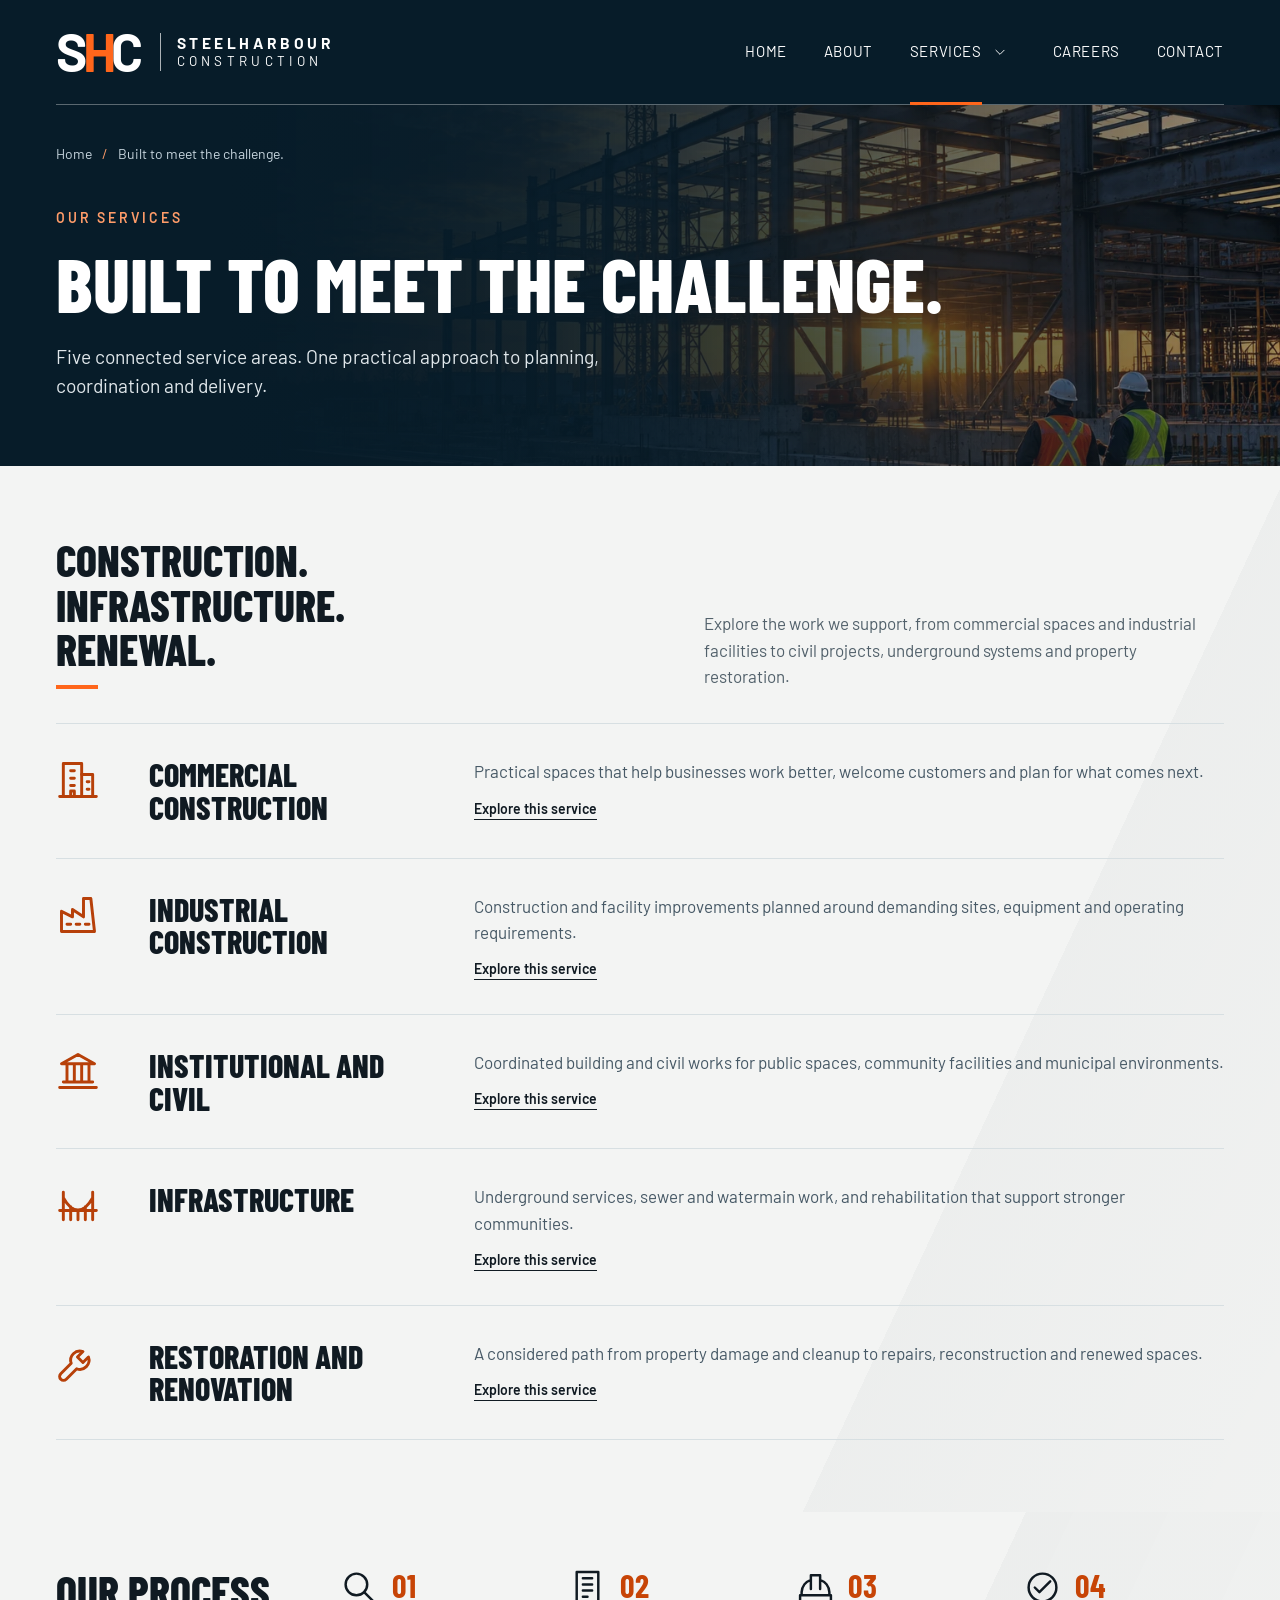
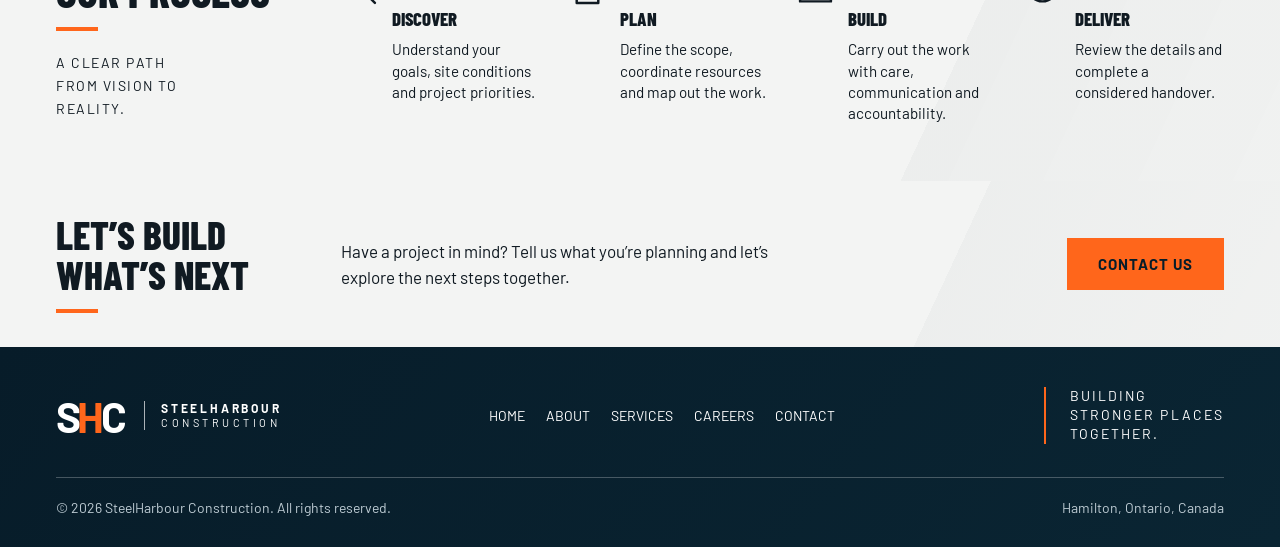
<file: services.html>
<!doctype html>
<html lang="en-CA">
<head>
 <meta charset="utf-8">
 <meta name="viewport" content="width=device-width, initial-scale=1">
 <meta name="description" content="Explore SteelHarbour Construction services: commercial, industrial, institutional and civil, infrastructure, restoration and renovation.">
 <meta name="theme-color" content="#071c29">
 <title>Services | SteelHarbour Construction</title>
 <link rel="icon" type="image/svg+xml" href="data:image/svg+xml,%3Csvg%20xmlns%3D%22http%3A//www.w3.org/2000/svg%22%20viewBox%3D%220%200%2064%2064%22%3E%3Crect%20width%3D%2264%22%20height%3D%2264%22%20fill%3D%22%23071c29%22/%3E%3Cpath%20d%3D%22M17%2013h9v15h12V13h9v38h-9V36H26v15h-9Z%22%20fill%3D%22%23ff661b%22/%3E%3C/svg%3E">
 <link rel="stylesheet" href="assets/styles.css">
 <script src="assets/site.js" defer></script>
</head>
<body class="services">
<a class="skip-link" href="#main">Skip to content</a>
<header class="site-header"><div class="wrap header-inner">
 <a class="brand" href="index.html" aria-label="SteelHarbour Construction home"><span class="brand-initials" aria-hidden="true">S<em>H</em>C</span><span class="brand-name" aria-hidden="true"><strong>STEELHARBOUR</strong><span>CONSTRUCTION</span></span></a>
 <button class="nav-toggle" type="button" aria-expanded="false" aria-controls="primary-navigation" aria-label="Open navigation"><span></span><span></span><span></span></button>
 <nav class="primary-nav" id="primary-navigation" aria-label="Main navigation"><ul class="nav-list">
 <li><a class="nav-link" href="index.html">Home</a></li><li><a class="nav-link" href="about.html">About</a></li>
 <li class="services-nav"><a class="nav-link active" href="services.html" aria-current="page">Services</a>
 <details><summary aria-label="Open services menu"><svg class="icon" viewBox="0 0 24 24" aria-hidden="true"><path d="m5 9 7 7 7-7"/></svg></summary><div class="dropdown"><a href="commercial-construction.html">Commercial Construction</a><a href="industrial-construction.html">Industrial Construction</a><a href="institutional-and-civil.html">Institutional and Civil</a><a href="infrastructure.html">Infrastructure</a><a href="restoration-and-renovation.html">Restoration and Renovation</a></div></details></li>
 <li><a class="nav-link" href="careers.html">Careers</a></li><li><a class="nav-link" href="contact.html">Contact</a></li>
 </ul></nav>
</div></header>
<main id="main" tabindex="-1">
<section class="page-hero"><div class="wrap"><nav class="breadcrumbs" aria-label="Breadcrumb"><a href="index.html">Home</a><span aria-hidden="true">/</span><span aria-current="page">Built to meet the challenge.</span></nav><p class="eyebrow">Our services</p><h1>Built to meet the challenge.</h1><p>Five connected service areas. One practical approach to planning, coordination and delivery.</p></div></section><section class="section light-surface"><div class="wrap"><div class="section-heading"><h2 class="section-label">Construction.<br>Infrastructure.<br>Renewal.</h2><p>Explore the work we support, from commercial spaces and industrial facilities to civil projects, underground systems and property restoration.</p></div><div class="service-index"><a class="service-index-link" href="commercial-construction.html"><svg class="icon" viewBox="0 0 24 24" aria-hidden="true"><rect x="4" y="3" width="10" height="18"/><path d="M14 9h6v12M8 7h2m-2 4h2m-2 4h2m-2 6v-3h2v3m7-8h1m-1 4h1M2 21h20"/></svg><h3>Commercial Construction</h3><p>Practical spaces that help businesses work better, welcome customers and plan for what comes next.<span class="link-label">Explore this service</span></p></a><a class="service-index-link" href="industrial-construction.html"><svg class="icon" viewBox="0 0 24 24" aria-hidden="true"><path d="M3 21V10l6 3V9l6 4V3h4l2 18H3Z"/><path d="M6 17h2m3 0h2m3 0h2"/></svg><h3>Industrial Construction</h3><p>Construction and facility improvements planned around demanding sites, equipment and operating requirements.<span class="link-label">Explore this service</span></p></a><a class="service-index-link" href="institutional-and-civil.html"><svg class="icon" viewBox="0 0 24 24" aria-hidden="true"><path d="m3 8 9-5 9 5H3Zm-1 13h20M4 18h16M6 8v10m4-10v10m4-10v10m4-10v10"/></svg><h3>Institutional and Civil</h3><p>Coordinated building and civil works for public spaces, community facilities and municipal environments.<span class="link-label">Explore this service</span></p></a><a class="service-index-link" href="infrastructure.html"><svg class="icon" viewBox="0 0 24 24" aria-hidden="true"><path d="M2 15h20M4 20V5m16 15V5M4 8c5 9 11 9 16 0M8 13v7m8-7v7m-4-5v5"/></svg><h3>Infrastructure</h3><p>Underground services, sewer and watermain work, and rehabilitation that support stronger communities.<span class="link-label">Explore this service</span></p></a><a class="service-index-link" href="restoration-and-renovation.html"><svg class="icon" viewBox="0 0 24 24" aria-hidden="true"><path d="M14.7 6.3a5 5 0 0 0-6.4 6.4L2.6 18.4a2.1 2.1 0 0 0 3 3l5.7-5.7a5 5 0 0 0 6.4-6.4l-3 3-3-3 3-3Z"/></svg><h3>Restoration and Renovation</h3><p>A considered path from property damage and cleanup to repairs, reconstruction and renewed spaces.<span class="link-label">Explore this service</span></p></a></div></div></section><section class="light-surface" aria-labelledby="process-heading"><div class="wrap process"><div class="process-intro"><h2 class="section-label" id="process-heading">Our process</h2><p>A clear path<br>from vision to reality.</p></div><ol class="process-list"><li><svg class="icon" viewBox="0 0 24 24" aria-hidden="true"><circle cx="10" cy="10" r="7"/><path d="m15 15 7 7"/></svg><div><span class="step-number">01</span><h3>Discover</h3><p>Understand your goals, site conditions and project priorities.</p></div></li><li><svg class="icon" viewBox="0 0 24 24" aria-hidden="true"><path d="M5 2h14v20H5ZM9 6h6m-6 4h6m-6 4h6m-6 4h3"/></svg><div><span class="step-number">02</span><h3>Plan</h3><p>Define the scope, coordinate resources and map out the work.</p></div></li><li><svg class="icon" viewBox="0 0 24 24" aria-hidden="true"><path d="M3 17v-2a9 9 0 0 1 6-8m6 0a9 9 0 0 1 6 8v2M9 13V4h6v9M2 17h20v4H2Z"/></svg><div><span class="step-number">03</span><h3>Build</h3><p>Carry out the work with care, communication and accountability.</p></div></li><li><svg class="icon" viewBox="0 0 24 24" aria-hidden="true"><circle cx="12" cy="12" r="9"/><path d="m7 12 3 3 7-7"/></svg><div><span class="step-number">04</span><h3>Deliver</h3><p>Review the details and complete a considered handover.</p></div></li></ol></div></section><section class="contact-band light-surface" aria-labelledby="next-heading"><div class="wrap contact-band-inner"><h2 class="section-label" id="next-heading">Let’s build<br>what’s next</h2><p>Have a project in mind? Tell us what you’re planning and let’s explore the next steps together.</p><a class="button" href="contact.html">Contact us</a></div></section>
</main>
<footer class="site-footer"><div class="wrap">
 <div class="footer-top"><a class="brand" href="index.html" aria-label="SteelHarbour Construction home"><span class="brand-initials" aria-hidden="true">S<em>H</em>C</span><span class="brand-name" aria-hidden="true"><strong>STEELHARBOUR</strong><span>CONSTRUCTION</span></span></a><nav class="footer-nav" aria-label="Footer navigation"><a href="index.html">Home</a><a href="about.html">About</a><a href="services.html">Services</a><a href="careers.html">Careers</a><a href="contact.html">Contact</a></nav><p class="footer-motto">Building<br>stronger places<br>together.</p></div>
 <div class="footer-bottom"><p>© <span data-year>2026</span> SteelHarbour Construction. All rights reserved.</p><p>Hamilton, Ontario, Canada</p></div>
</div></footer>
</body>
</html>
</file>
<file: assets/styles.css>
@import url('./fonts.css');

:root {
  --navy: #071c29;
  --navy-light: #102b3b;
  --orange: #ff661b;
  --ink: #101a22;
  --muted: #52616b;
  --paper: #f3f4f3;
  --line: #d7dfe2;
  --heading: 'Barlow Condensed', 'Arial Narrow', sans-serif;
  --body: 'Barlow', Arial, sans-serif;
  --width: 1280px;
}

* { box-sizing: border-box; }
html { scroll-behavior: smooth; }
body { margin: 0; color: var(--ink); font: 1.0625rem/1.55 var(--body); background: var(--paper); }
img { display: block; width: 100%; }
a { color: inherit; text-decoration-thickness: 1px; text-underline-offset: 5px; }
button, input, textarea, select { font: inherit; }
button, summary, select { cursor: pointer; }
button { color: inherit; }
h1, h2, h3, p { margin-top: 0; }
h1, h2, h3 { font-family: var(--heading); font-weight: 800; text-transform: uppercase; line-height: 1.02; }
h2 { font-size: clamp(2.1rem, 3.4vw, 3rem); }
h3 { font-size: 1.55rem; }
p { margin-bottom: 1.25rem; }
::selection { color: var(--navy); background: #ffb28b; }
:focus-visible { outline: 3px solid var(--orange); outline-offset: 5px; }
.wrap { width: min(var(--width), calc(100% - 112px)); margin-inline: auto; }
.icon { width: 36px; height: 36px; fill: none; stroke: currentColor; stroke-width: 1.6; stroke-linecap: round; stroke-linejoin: round; flex: 0 0 auto; }
.eyebrow { font-size: .875rem; font-weight: 600; letter-spacing: .2em; text-transform: uppercase; }
.section-label::after { content: ''; display: block; width: 42px; height: 4px; background: var(--orange); margin-top: 14px; }
.skip-link { position: fixed; z-index: 100; left: 20px; top: 15px; padding: 12px 20px; background: white; color: var(--navy); transform: translateY(-200%); }
.skip-link:focus { transform: none; }
.button { display: inline-flex; align-items: center; justify-content: center; min-height: 52px; padding: 13px 30px; color: var(--navy); background: var(--orange); border: 1px solid var(--orange); text-decoration: none; text-transform: uppercase; font-weight: 700; letter-spacing: .07em; font-size: .9375rem; transition: background .2s, color .2s; }
.button:hover { background: #ff8549; border-color: #ff8549; }
.button.secondary { background: transparent; color: var(--navy); border-color: var(--navy); }
.button.secondary:hover { background: var(--navy); color: white; }

/* The shared header stays usable with a mouse, keyboard, or touch. */
.site-header { position: relative; z-index: 20; color: white; background: var(--navy); }
.home .site-header { position: absolute; inset: 0 0 auto; background: linear-gradient(110deg, rgba(7,28,41,.94) 35%, rgba(7,28,41,.7) 35%, rgba(7,28,41,.3)); }
.header-inner { display: flex; justify-content: space-between; align-items: center; min-height: 104px; border-bottom: 1px solid #ffffff55; gap: 30px; }
.brand { display: inline-flex; align-items: center; gap: 17px; text-decoration: none; flex-shrink: 0; }
.brand-initials { font-family: var(--body); font-size: 3.3rem; font-weight: 700; line-height: .9; letter-spacing: -.085em; padding-right: 4px; }
.brand-initials em { font-style: normal; color: var(--orange); }
.brand-name { border-left: 1px solid #ffffffaa; padding-left: 16px; display: grid; line-height: 1.28; letter-spacing: .23em; font-size: .97rem; }
.brand-name strong { font-weight: 700; }
.brand-name span { font-size: .84rem; letter-spacing: .32em; }
.nav-list { list-style: none; margin: 0; padding: 0; display: flex; align-items: center; gap: 37px; }
.nav-link { display: inline-flex; align-items: center; min-height: 104px; text-decoration: none; font-size: .9375rem; text-transform: uppercase; letter-spacing: .04em; position: relative; }
.nav-link::after { content: ''; position: absolute; height: 3px; inset: auto 0 -1px; background: var(--orange); transform: scaleX(0); transition: transform .2s; }
.nav-link:hover::after, .nav-link[aria-current]::after, .nav-link.active::after { transform: scaleX(1); }
.services-nav { display: flex; align-items: center; gap: 2px; }
.services-nav details { position: static; }
.services-nav summary { list-style: none; display: flex; align-items: center; justify-content: center; width: 32px; height: 44px; }
.services-nav summary::-webkit-details-marker { display: none; }
.services-nav summary .icon { width: 14px; height: 14px; transition: transform .2s; }
.services-nav details[open] summary .icon { transform: rotate(180deg); }
.dropdown { position: absolute; top: 88px; width: 305px; padding: 12px 0; background: var(--navy); border-top: 3px solid var(--orange); box-shadow: 0 16px 35px #0005; margin-left: -170px; }
.dropdown a { display: block; padding: 12px 21px; font-size: 1rem; text-decoration: none; }
.dropdown a:hover, .dropdown a:focus-visible { background: var(--navy-light); color: #ff9560; }
.dropdown a[aria-current] { border-left: 3px solid var(--orange); color: #ff9560; }
.nav-toggle { display: none; background: none; border: 1px solid #ffffff66; min-width: 48px; min-height: 46px; padding: 10px; }
.nav-toggle span { display: block; width: 22px; height: 2px; background: white; margin: 4px auto; }

/* Dark overlays keep real HTML text legible over the illustrative photograph. */
.hero { min-height: 745px; position: relative; overflow: hidden; color: white; background: var(--navy); }
.hero-photo { position: absolute; inset: 0; height: 100%; object-fit: cover; object-position: center 58%; }
.hero::after { content: ''; position: absolute; inset: 0; background: linear-gradient(90deg, rgba(3,20,32,.96), rgba(3,20,32,.84) 30%, rgba(3,20,32,.25) 62%, rgba(3,20,32,.05)), linear-gradient(0deg, #071c2960, transparent 40%); }
.hero-grid { position: absolute; width: 40%; inset: 0 auto 0 0; z-index: 1; opacity: .19; background-image: linear-gradient(#75acc525 1px, transparent 1px), linear-gradient(90deg, #75acc525 1px, transparent 1px); background-size: 31px 31px; transform: skew(-18deg); transform-origin: top left; }
.hero-content { position: relative; z-index: 2; padding-top: 194px; padding-bottom: 158px; }
.hero .eyebrow { margin-bottom: 17px; }
.hero h1 { font-family: var(--body); font-weight: 900; font-size: clamp(4.2rem, 6.3vw, 6rem); line-height: .98; letter-spacing: -.04em; margin-bottom: 20px; }
.hero h1 span { display: block; }
.hero h1 .accent { color: var(--orange); }
.hero-description { font-size: 1.25rem; max-width: 490px; line-height: 1.45; }
.hero-sectors { position: absolute; right: 0; top: 365px; z-index: 3; width: 220px; padding: 26px 18px 26px 24px; background: #071c29e6; border-left: 2px solid var(--orange); display: grid; gap: 8px; }
.hero-sectors a { text-transform: uppercase; text-decoration: none; font-size: .875rem; letter-spacing: .1em; }
.hero-sectors a:hover { color: #ffa375; }
.hero-values { position: absolute; z-index: 3; bottom: 35px; left: max(56px, calc((100% - var(--width)) / 2)); display: flex; gap: 27px; }
.hero-value { display: flex; align-items: center; gap: 13px; font-size: .875rem; line-height: 1.3; letter-spacing: .08em; text-transform: uppercase; padding-right: 26px; border-right: 2px solid var(--orange); }
.hero-value:last-child { border: 0; }
.hero-value .icon { width: 36px; height: 36px; }
.light-surface { background: linear-gradient(115deg, transparent 73%, #091e2a07 73%, #091e2a03 100%), var(--paper); }
.services-intro { padding: 40px 0; display: grid; grid-template-columns: 235px 1fr; align-items: center; gap: 50px; }
.services-intro h2 { margin: 0; }
.services-intro p { max-width: 665px; margin-bottom: 0; }
.service-strip { position: relative; background: var(--navy); color: white; }
.service-strip::before { content: ''; position: absolute; inset: -18px auto auto 0; width: 68px; height: 80px; background: var(--orange); clip-path: polygon(0 0, 100% 0, 0 100%); }
.service-strip-grid { display: grid; grid-template-columns: repeat(5, 1fr); }
.service-link { padding: 40px 23px 33px; min-width: 0; text-decoration: none; border-right: 1px solid #ffffff30; transition: background .2s; }
.service-link:first-child { border-left: 1px solid #ffffff30; }
.service-link:hover { background: var(--navy-light); }
.service-link .service-title { display: flex; gap: 16px; min-height: 67px; align-items: center; margin-bottom: 13px; }
.service-link .icon { width: 41px; height: 41px; }
.service-link h3 { font-size: 1.26rem; margin: 0; font-weight: 700; line-height: 1.12; }
.service-link p { font-size: 1rem; margin: 0; color: #d5dde1; line-height: 1.5; }
.process { display: grid; grid-template-columns: 235px 1fr; gap: 50px; padding: 57px 0; }
.process-intro h2 { margin-bottom: 20px; }
.process-intro p { font-size: .875rem; letter-spacing: .11em; text-transform: uppercase; line-height: 1.65; margin-bottom: 0; max-width: 175px; }
.process-list { padding: 0; margin: 0; list-style: none; display: grid; grid-template-columns: repeat(4, 1fr); gap: 28px; }
.process-list li { display: flex; align-items: flex-start; gap: 14px; }
.process-list .icon { width: 37px; height: 37px; }
.step-number { font-family: var(--heading); font-size: 2rem; color: #c74406; font-weight: 700; line-height: 1; }
.process-list h3 { font-size: 1.17rem; margin: 5px 0 11px; }
.process-list p { font-size: .95rem; line-height: 1.4; margin: 0; }
.people-band { position: relative; background: var(--navy); color: white; overflow: hidden; }
.people-band::before { content: ''; position: absolute; inset: 0; background: linear-gradient(90deg, #071c29 15%, #071c29ef 40%, #071c2920 85%), url('./construction.webp') center 68% / cover; }
.people-content { position: relative; z-index: 1; padding: 56px 0; display: grid; grid-template-columns: 1.2fr 1fr; gap: 50px; align-items: center; }
.people-copy { max-width: 570px; }
.people-copy .eyebrow { color: #ff945d; }
.people-copy h2 { font-size: 2.65rem; }
.people-copy p:last-child { margin-bottom: 0; color: #d8e1e7; }
.people-signature { font-family: var(--heading); font-size: clamp(2.5rem, 4.5vw, 4rem); line-height: 1; text-transform: uppercase; font-style: italic; padding: 15px 30px; border-left: 2px solid var(--orange); justify-self: end; text-shadow: 0 2px 15px #000; }
.contact-band { padding: 34px 0; }
.contact-band-inner { display: grid; grid-template-columns: 235px 1fr auto; gap: 50px; align-items: center; }
.contact-band h2 { margin: 0; font-size: 2.45rem; }
.contact-band p { max-width: 430px; margin: 0; }
.site-footer { color: white; background: linear-gradient(130deg, var(--navy), #0a2533); padding: 40px 0 28px; }
.footer-top { display: flex; justify-content: space-between; gap: 40px; align-items: center; padding-bottom: 33px; }
.footer-top .brand-initials { font-size: 2.65rem; }
.footer-top .brand-name { font-size: .75rem; }
.footer-top .brand-name span { font-size: .68rem; }
.footer-nav { display: flex; flex-wrap: wrap; gap: 21px; }
.footer-nav a { font-size: .875rem; text-transform: uppercase; text-decoration: none; }
.footer-nav a:hover { color: #ff9c69; }
.footer-motto { font-size: .875rem; line-height: 1.35; letter-spacing: .15em; text-transform: uppercase; padding-left: 24px; border-left: 2px solid var(--orange); margin: 0; }
.footer-bottom { padding-top: 19px; border-top: 1px solid #ffffff40; color: #bdcbd3; display: flex; justify-content: space-between; gap: 24px; font-size: .875rem; }
.footer-bottom p { margin: 0; }

/* Interior pages share the same framing and content patterns. */
.page-hero { position: relative; color: white; background: var(--navy); padding: 38px 0 65px; overflow: hidden; }
.page-hero::before { content: ''; position: absolute; inset: 0; background: linear-gradient(90deg, #071c29 18%, #071c29ee 43%, #071c2960), url('./construction.webp') center 48% / cover; }
.page-hero .wrap { position: relative; z-index: 1; }
.breadcrumbs { display: flex; flex-wrap: wrap; align-items: center; gap: 10px; color: #c6d4dd; font-size: .875rem; margin-bottom: 42px; }
.breadcrumbs a { text-decoration: none; }
.breadcrumbs a:hover { color: white; text-decoration: underline; }
.breadcrumbs span[aria-hidden] { color: #ff9c69; }
.page-hero .eyebrow { color: #ff9c69; margin-bottom: 15px; }
.page-hero h1 { font-size: clamp(3.1rem, 6vw, 5.8rem); margin-bottom: 20px; max-width: 920px; }
.page-hero p:last-child { max-width: 640px; margin-bottom: 0; font-size: 1.2rem; color: #e0e7eb; }
.section { padding: 72px 0; }
.intro-grid { display: grid; grid-template-columns: 1fr 1.45fr; gap: 80px; }
.intro-grid h2 { max-width: 370px; }
.intro-grid p:last-child { margin-bottom: 0; }
.intro-grid .intro-copy { color: #3d4b55; max-width: 740px; }
.dark-section { background: var(--navy); color: white; }
.section-heading { display: flex; justify-content: space-between; align-items: end; gap: 50px; margin-bottom: 34px; }
.section-heading h2 { margin-bottom: 0; }
.section-heading p { color: var(--muted); max-width: 520px; margin: 0; }
.dark-section .section-heading p { color: #c7d6df; }
.tile-grid { display: grid; grid-template-columns: repeat(3, 1fr); gap: 24px; }
.tile { border: 1px solid var(--line); padding: 30px; background: white; }
.tile .icon { width: 42px; height: 42px; color: #bc3e02; margin-bottom: 22px; }
.tile h3 { line-height: 1.13; margin-bottom: 14px; }
.tile p { color: #485863; font-size: 1rem; margin: 0; }
.dark-section .tile { background: var(--navy-light); border-color: #ffffff25; }
.dark-section .tile .icon { color: #ff9b67; }
.dark-section .tile p { color: #cfdae0; }
.detail-layout { display: grid; grid-template-columns: 265px 1fr; gap: 65px; align-items: start; }
.service-sidebar { border-top: 4px solid var(--orange); background: white; border-bottom: 1px solid var(--line); }
.service-sidebar h2 { font-size: 1.4rem; margin: 0; padding: 24px 23px 17px; }
.service-sidebar nav { display: grid; }
.service-sidebar a { text-decoration: none; padding: 15px 23px; font-size: 1rem; border-top: 1px solid var(--line); }
.service-sidebar a:hover { background: #edf1f3; }
.service-sidebar a[aria-current] { background: var(--navy); color: white; border-left: 4px solid var(--orange); padding-left: 19px; }
.service-detail h2 { margin-bottom: 20px; }
.service-detail > p { color: #43545f; max-width: 780px; }
.service-detail .tile-grid { grid-template-columns: repeat(2, 1fr); margin-top: 32px; }
.service-detail .tile h3 { font-size: 1.5rem; }
.service-detail .tile { padding: 27px; }
.service-index { display: grid; gap: 0; border-top: 1px solid var(--line); }
.service-index-link { display: grid; grid-template-columns: 58px 290px 1fr; gap: 35px; align-items: start; padding: 34px 0; border-bottom: 1px solid var(--line); text-decoration: none; }
.service-index-link .icon { width: 44px; height: 44px; color: #b74009; }
.service-index-link h3 { margin: 0; font-size: 2rem; }
.service-index-link p { margin: 0; color: #475966; }
.service-index-link:hover h3 { color: #b74009; text-decoration: underline; text-underline-offset: 7px; }
.service-index-link .link-label { display: block; font-size: .875rem; font-weight: 600; margin-top: 13px; text-decoration: underline; color: var(--ink); }
.careers-card { max-width: 830px; margin-inline: auto; padding: 58px; background: white; border-top: 4px solid var(--orange); text-align: center; }
.careers-card .icon { width: 62px; height: 62px; color: var(--navy); margin-bottom: 25px; }
.careers-card p { max-width: 560px; margin-inline: auto; color: #485863; }
.careers-card .button { margin-top: 10px; }
.contact-layout { display: grid; grid-template-columns: .8fr 1.2fr; gap: 80px; align-items: start; }
.contact-details { display: grid; gap: 27px; margin: 28px 0 0; }
.contact-detail { display: flex; gap: 20px; padding-bottom: 24px; border-bottom: 1px solid var(--line); }
.contact-detail .icon { width: 29px; height: 29px; margin-top: 5px; }
.contact-detail dt { font-size: .875rem; text-transform: uppercase; font-weight: 600; letter-spacing: .08em; margin-bottom: 5px; }
.contact-detail dd { margin: 0; overflow-wrap: anywhere; }
.placeholder { color: #67757e; display: block; font-size: .875rem; margin-top: 3px; }
.contact-form { border-top: 4px solid var(--orange); padding: 35px; background: white; }
.contact-form h2 { font-size: 2.25rem; margin-bottom: 16px; }
.form-note { font-size: .9375rem; color: #596c77; }
.form-grid { display: grid; grid-template-columns: 1fr 1fr; gap: 20px; }
.field { display: flex; flex-direction: column; gap: 7px; }
.field.full { grid-column: 1 / -1; }
.field label { font-size: .9375rem; font-weight: 600; }
.optional { color: #697780; font-weight: 400; }
input, select, textarea { width: 100%; min-width: 0; padding: 12px 13px; border: 1px solid #aebcc5; border-radius: 0; background: #fafbfb; color: var(--ink); }
textarea { resize: vertical; min-height: 150px; }
input::placeholder, textarea::placeholder { color: #6c7c86; }
.contact-form .button { margin-top: 23px; }
.form-status { margin-top: 22px; font-size: 1rem; padding: 15px; border-left: 3px solid var(--orange); background: #f1f4f5; }
.form-status p { margin: 0 0 8px; }
.form-status a { font-weight: 600; }
[hidden] { display: none !important; }

@media (min-width: 1600px) { .hero-sectors { right: calc((100% - 1510px) / 2); } }
@media (max-width: 1150px) {
  .wrap { width: calc(100% - 72px); }
  .header-inner { gap: 20px; }
  .brand-name { font-size: .8rem; }
  .brand-name span { font-size: .7rem; }
  .brand-initials { font-size: 2.85rem; }
  .nav-list { gap: 23px; }
  .hero-values { left: 36px; }
  .hero-sectors { width: 175px; padding-inline: 17px; }
  .service-link { padding: 35px 17px; }
  .service-link .service-title { flex-direction: column; align-items: start; min-height: 103px; gap: 14px; }
  .services-intro, .process { grid-template-columns: 205px 1fr; gap: 35px; }
  .process-list { gap: 20px; }
  .process-list li { display: block; }
  .process-list .icon { margin-bottom: 15px; }
  .contact-band-inner { grid-template-columns: 210px 1fr auto; gap: 35px; }
  .footer-top { flex-wrap: wrap; }
  .footer-motto { display: none; }
  .detail-layout { gap: 38px; grid-template-columns: 235px 1fr; }
  .contact-layout { gap: 45px; }
}
@media (max-width: 900px) {
  .wrap { width: calc(100% - 48px); }
  .header-inner { min-height: 87px; }
  .home .site-header { background: #071c29d9; }
  .js .nav-toggle { display: block; }
  .header-inner { flex-wrap: wrap; }
  .primary-nav { width: 100%; }
  .js .primary-nav { display: none; }
  .js .primary-nav.is-open { display: block; }
  .nav-list { flex-direction: column; align-items: stretch; gap: 0; padding-bottom: 17px; }
  .nav-link { min-height: 48px; width: 100%; }
  .nav-link::after { right: auto; width: 35px; }
  .services-nav { flex-wrap: wrap; justify-content: space-between; }
  .services-nav > .nav-link { width: auto; flex: 1; }
  .services-nav details { display: contents; }
  .services-nav summary { width: 48px; }
  .dropdown { position: static; width: 100%; margin: 0; box-shadow: none; border-top: 1px solid #ffffff35; padding: 7px 0; }
  .dropdown a { padding: 12px 16px; }
  .hero { min-height: 740px; }
  .hero-content { padding-top: 166px; padding-bottom: 170px; }
  .hero h1 { font-size: clamp(3.9rem, 9vw, 5.5rem); }
  .hero-description { max-width: 435px; }
  .hero-sectors { display: none; }
  .hero-values { left: 24px; gap: 20px; }
  .hero-value { padding-right: 18px; }
  .services-intro { grid-template-columns: 180px 1fr; gap: 30px; }
  .service-strip-grid { grid-template-columns: repeat(3, 1fr); }
  .service-link { border: 1px solid #ffffff25; padding: 28px; }
  .service-link:first-child { border-left-color: #ffffff25; }
  .service-link .service-title { min-height: 0; flex-direction: row; margin-bottom: 20px; }
  .process { display: block; }
  .process-intro { display: flex; gap: 35px; align-items: center; margin-bottom: 38px; }
  .process-intro h2 { margin: 0; }
  .process-intro p { max-width: 290px; }
  .process-list li { display: flex; flex-direction: column; gap: 0; }
  .people-content { grid-template-columns: 1.3fr 1fr; gap: 20px; }
  .people-copy h2 { font-size: 2.35rem; }
  .people-signature { font-size: 2.6rem; padding-right: 0; }
  .contact-band-inner { grid-template-columns: 190px 1fr; gap: 30px; }
  .contact-band .button { grid-column: 2; justify-self: start; }
  .intro-grid { gap: 40px; }
  .tile-grid { grid-template-columns: repeat(2, 1fr); }
  .detail-layout { display: flex; flex-direction: column-reverse; gap: 40px; }
  .service-sidebar { width: 100%; }
  .section-heading { display: block; }
  .section-heading p { margin-top: 25px; }
  .service-index-link { grid-template-columns: 50px 240px 1fr; gap: 20px; }
  .contact-layout { grid-template-columns: 1fr; gap: 40px; }
  .contact-details { grid-template-columns: 1fr 1fr; }
}
@media (max-width: 600px) {
  .wrap { width: calc(100% - 40px); }
  .brand { gap: 12px; }
  .brand-initials { font-size: 2.6rem; }
  .brand-name { padding-left: 12px; font-size: .72rem; letter-spacing: .16em; }
  .brand-name span { font-size: .64rem; letter-spacing: .23em; }
  .header-inner { gap: 10px; min-height: 80px; }
  .hero { min-height: 770px; }
  .hero-photo { object-position: 66% center; }
  .hero::after { background: linear-gradient(90deg, #031420e8, #031420a6 60%, #03142060), linear-gradient(0deg, #071c29 0%, transparent 35%); }
  .hero-content { padding-top: 153px; padding-bottom: 210px; }
  .hero .eyebrow { font-size: .75rem; letter-spacing: .15em; }
  .hero h1 { font-size: clamp(2.65rem, 11.8vw, 4.5rem); margin-bottom: 24px; line-height: .99; }
  .hero-description { font-size: 1.0625rem; max-width: 355px; }
  .hero-values { left: 20px; right: 20px; bottom: 31px; gap: 12px; justify-content: space-between; }
  .hero-value { flex: 1; flex-direction: column; align-items: flex-start; padding-right: 10px; gap: 10px; font-size: .75rem; letter-spacing: .035em; }
  .hero-value .icon { width: 29px; height: 29px; }
  .hero-value:last-child { padding-right: 0; }
  .services-intro { grid-template-columns: 1fr; padding: 34px 0; gap: 23px; }
  .services-intro h2 br { display: none; }
  .service-strip-grid { grid-template-columns: 1fr; }
  .service-link { padding: 26px 20px; }
  .service-link .service-title { margin-bottom: 12px; }
  .service-link h3 { font-size: 1.6rem; }
  .service-link .icon { width: 35px; height: 35px; }
  .process { padding: 40px 0; }
  .process-intro { display: block; margin-bottom: 30px; }
  .process-intro h2 { margin-bottom: 23px; }
  .process-intro p { max-width: 100%; }
  .process-list { grid-template-columns: 1fr 1fr; gap: 30px 24px; }
  .process-list li { display: block; }
  .process-list h3 { font-size: 1.35rem; }
  .process-list p { font-size: 1rem; }
  .people-content { grid-template-columns: 1fr; gap: 28px; padding: 40px 0; }
  .people-band::before { background: linear-gradient(90deg, #071c29f2, #071c29ba), url('./construction.webp') 65% center / cover; }
  .people-signature { justify-self: start; padding: 0 0 0 20px; font-size: 2.5rem; }
  .people-signature br { display: none; }
  .contact-band-inner { grid-template-columns: 1fr; gap: 25px; }
  .contact-band .button { grid-column: 1; width: 100%; }
  .footer-top { display: grid; gap: 30px; }
  .footer-nav { gap: 17px 23px; }
  .footer-bottom { display: block; line-height: 1.6; }
  .footer-bottom p + p { margin-top: 13px; }
  .page-hero { padding: 25px 0 44px; }
  .breadcrumbs { margin-bottom: 32px; }
  .page-hero h1 { font-size: clamp(2.8rem, 12vw, 4.2rem); overflow-wrap: anywhere; }
  .page-hero p:last-child { font-size: 1.0625rem; }
  .page-hero .eyebrow { font-size: .8rem; }
  .section { padding: 43px 0; }
  .intro-grid { grid-template-columns: 1fr; gap: 15px; }
  .tile-grid, .service-detail .tile-grid { grid-template-columns: 1fr; gap: 18px; }
  .tile, .service-detail .tile { padding: 25px; }
  .tile .icon { margin-bottom: 17px; }
  .service-index-link { grid-template-columns: 38px 1fr; gap: 19px; padding: 27px 0; }
  .service-index-link .icon { width: 35px; height: 35px; }
  .service-index-link p { grid-column: 2; }
  .service-index-link h3 { font-size: 1.85rem; }
  .careers-card { padding: 37px 23px; }
  .contact-details { grid-template-columns: 1fr; }
  .contact-form { padding: 26px 21px; }
  .form-grid { grid-template-columns: 1fr; }
  .contact-form .button { width: 100%; }
}
@media (prefers-reduced-motion: reduce) {
  html { scroll-behavior: auto; }
  *, *::before, *::after { transition: none !important; animation: none !important; }
}
</file>
